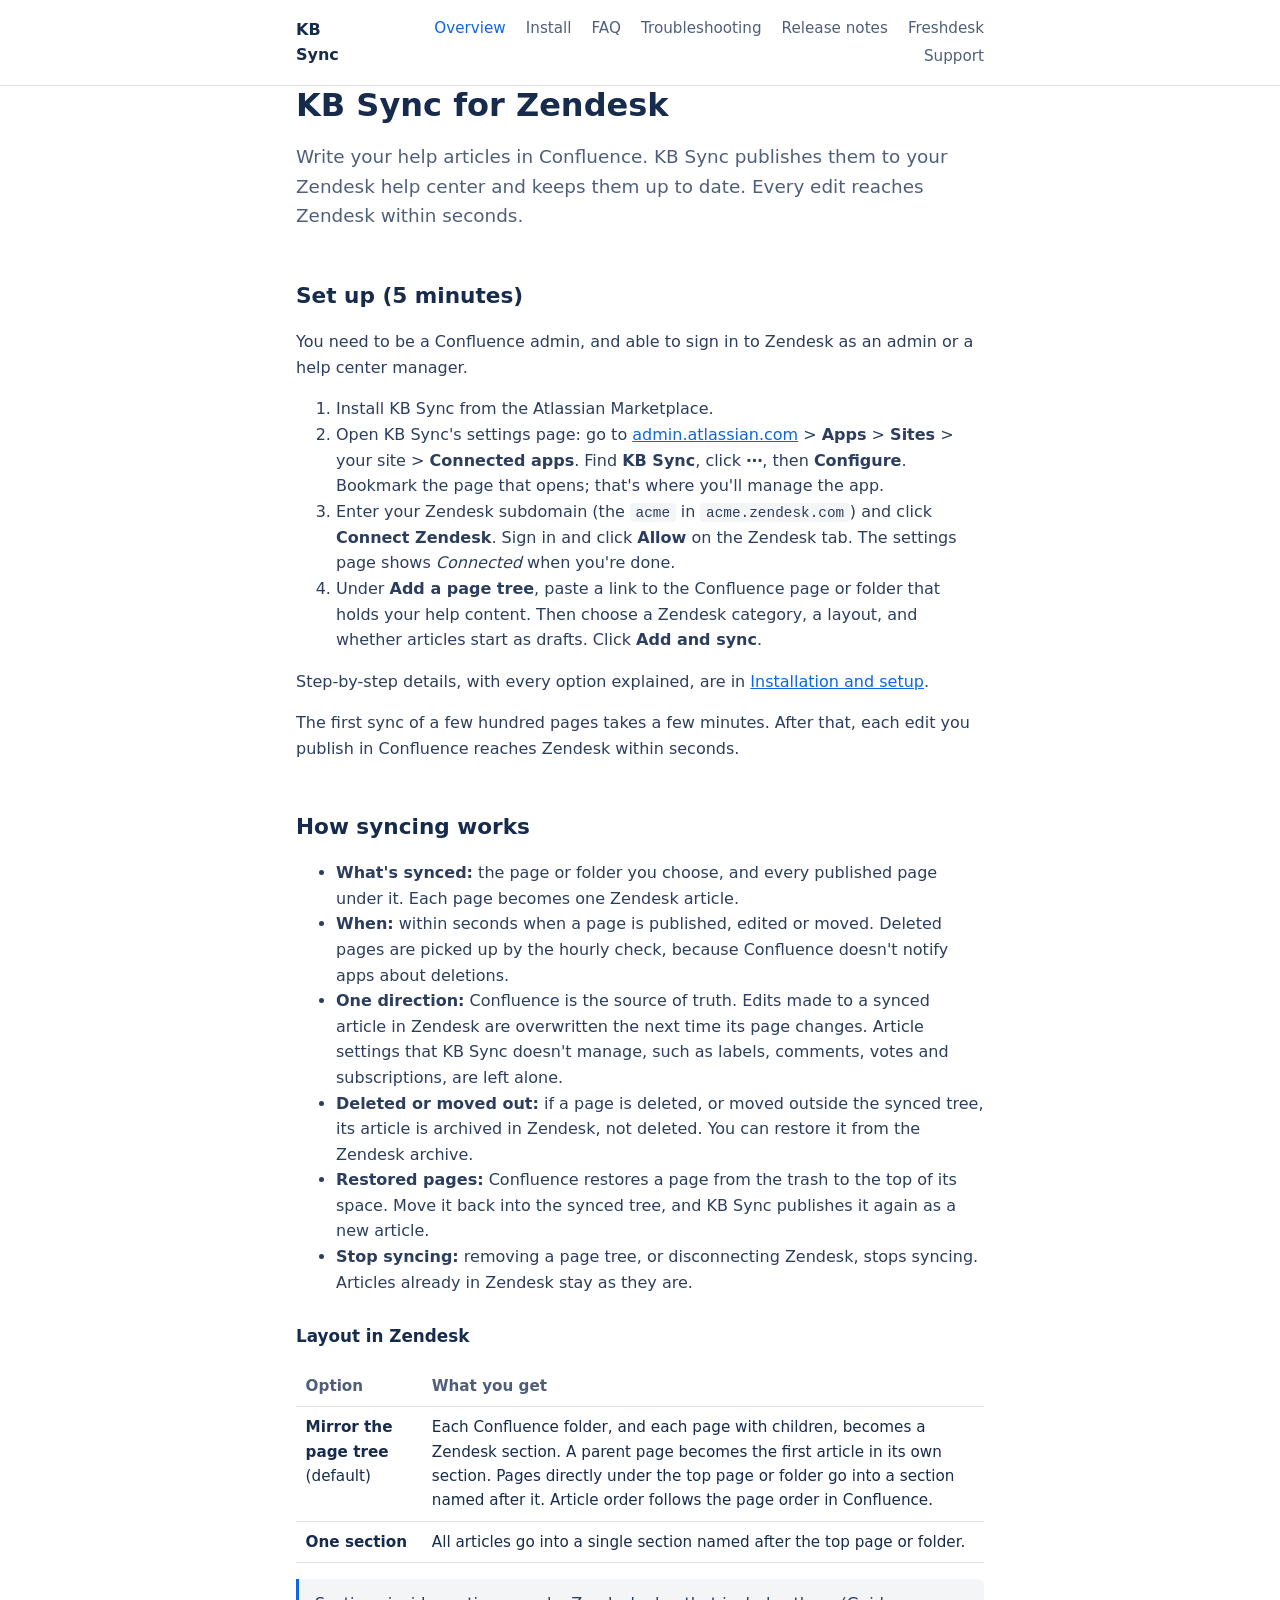
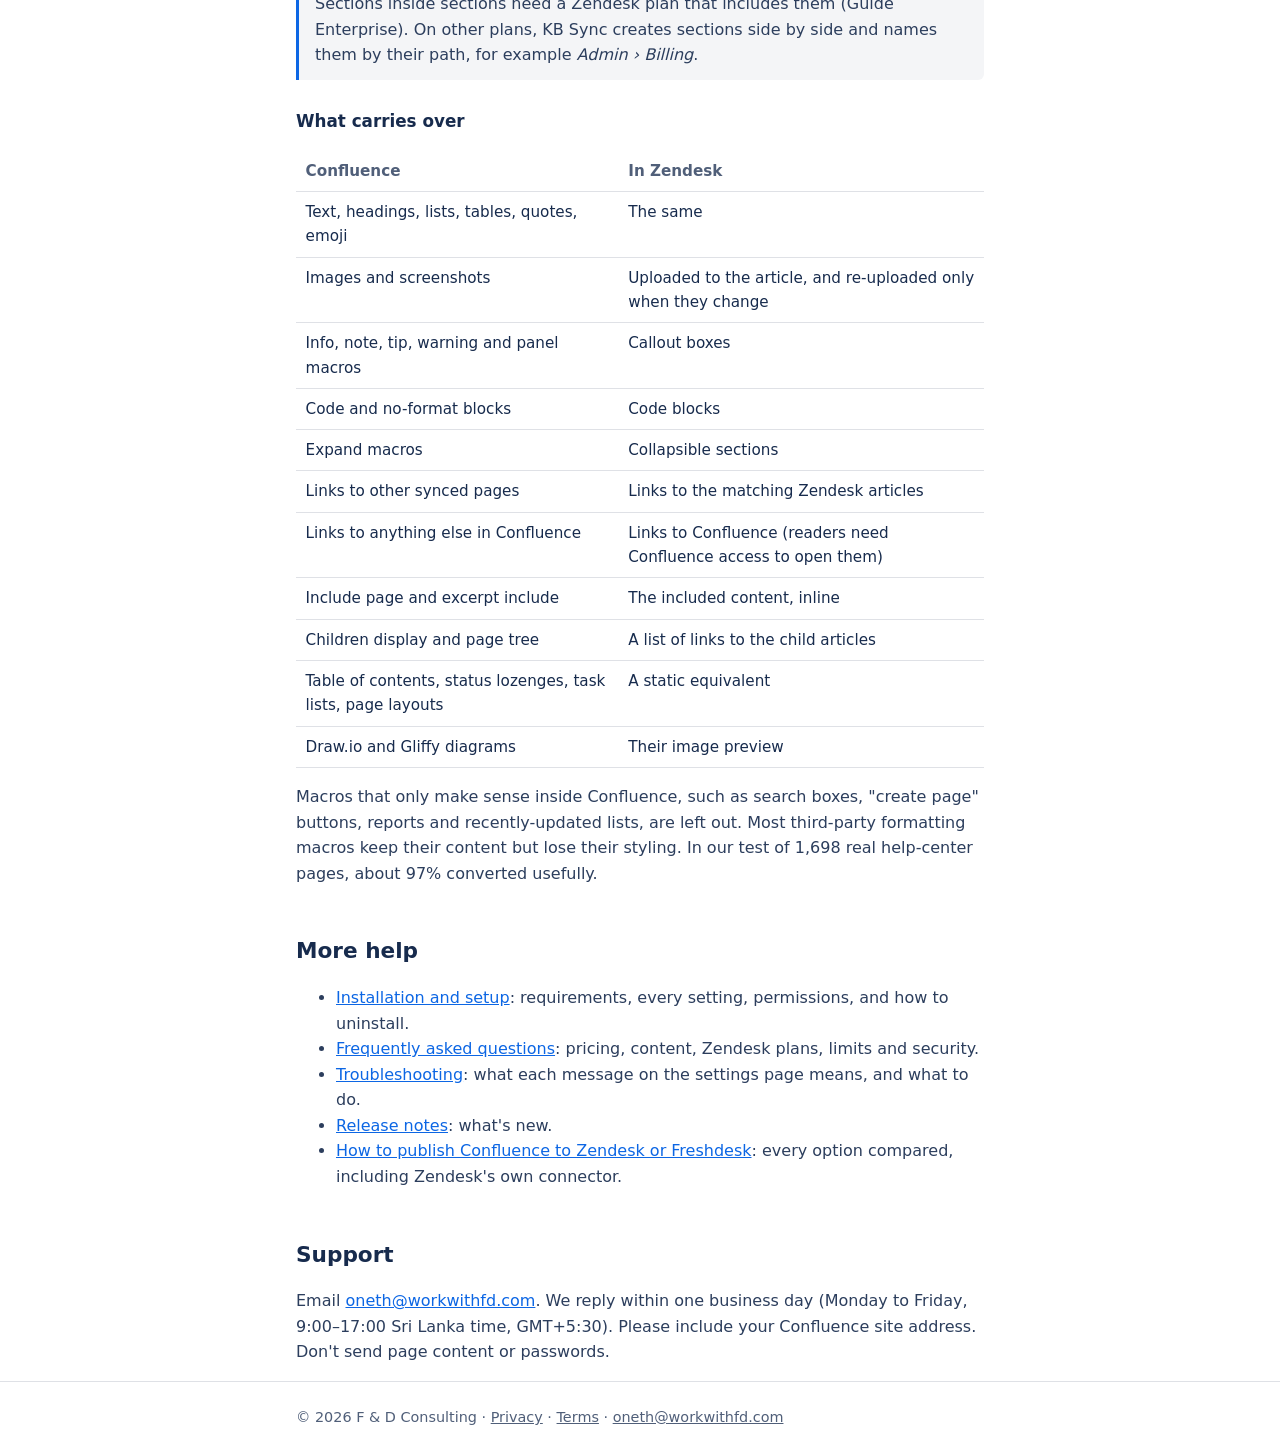
<file: index.html>
<!doctype html>
<html lang="en">
<head>
<meta charset="utf-8">
<meta name="viewport" content="width=device-width,initial-scale=1">
<title>KB Sync for Zendesk: documentation</title>
<meta name="description" content="Publish Confluence pages to your Zendesk help center and keep them in sync automatically.">
<link rel="stylesheet" href="style.css">
</head>
<body>
<header><div class="wrap">
  <a class="brand" href="index.html">KB Sync</a>
  <nav><a href="index.html" aria-current="page">Overview</a><a href="install.html">Install</a><a href="faq.html">FAQ</a><a href="troubleshooting.html">Troubleshooting</a><a href="release-notes.html">Release notes</a><a href="freshdesk.html">Freshdesk</a><a href="index.html#support">Support</a></nav>
</div></header>
<main class="wrap">
  <h1>KB Sync for Zendesk</h1>
  <p class="lede">Write your help articles in Confluence. KB Sync publishes them to your Zendesk help center and keeps them up to date. Every edit reaches Zendesk within seconds.</p>

  <h2 id="setup">Set up (5 minutes)</h2>
  <p>You need to be a Confluence admin, and able to sign in to Zendesk as an admin or a help center manager.</p>
  <ol>
    <li>Install KB Sync from the Atlassian Marketplace.</li>
    <li>Open KB Sync's settings page: go to <a href="https://admin.atlassian.com">admin.atlassian.com</a> &gt; <strong>Apps</strong> &gt; <strong>Sites</strong> &gt; your site &gt; <strong>Connected apps</strong>. Find <strong>KB Sync</strong>, click <strong>⋯</strong>, then <strong>Configure</strong>. Bookmark the page that opens; that's where you'll manage the app.</li>
    <li>Enter your Zendesk subdomain (the <code>acme</code> in <code>acme.zendesk.com</code>) and click <strong>Connect Zendesk</strong>. Sign in and click <strong>Allow</strong> on the Zendesk tab. The settings page shows <em>Connected</em> when you're done.</li>
    <li>Under <strong>Add a page tree</strong>, paste a link to the Confluence page or folder that holds your help content. Then choose a Zendesk category, a layout, and whether articles start as drafts. Click <strong>Add and sync</strong>.</li>
  </ol>
  <p>Step-by-step details, with every option explained, are in <a href="install.html">Installation and setup</a>.</p>
  <p>The first sync of a few hundred pages takes a few minutes. After that, each edit you publish in Confluence reaches Zendesk within seconds.</p>

  <h2 id="how">How syncing works</h2>
  <ul>
    <li><strong>What's synced:</strong> the page or folder you choose, and every published page under it. Each page becomes one Zendesk article.</li>
    <li><strong>When:</strong> within seconds when a page is published, edited or moved. Deleted pages are picked up by the hourly check, because Confluence doesn't notify apps about deletions.</li>
    <li><strong>One direction:</strong> Confluence is the source of truth. Edits made to a synced article in Zendesk are overwritten the next time its page changes. Article settings that KB Sync doesn't manage, such as labels, comments, votes and subscriptions, are left alone.</li>
    <li><strong>Deleted or moved out:</strong> if a page is deleted, or moved outside the synced tree, its article is archived in Zendesk, not deleted. You can restore it from the Zendesk archive.</li>
    <li><strong>Restored pages:</strong> Confluence restores a page from the trash to the top of its space. Move it back into the synced tree, and KB Sync publishes it again as a new article.</li>
    <li><strong>Stop syncing:</strong> removing a page tree, or disconnecting Zendesk, stops syncing. Articles already in Zendesk stay as they are.</li>
  </ul>

  <h3 id="layout">Layout in Zendesk</h3>
  <table>
    <tr><th>Option</th><th>What you get</th></tr>
    <tr><td><strong>Mirror the page tree</strong> (default)</td><td>Each Confluence folder, and each page with children, becomes a Zendesk section. A parent page becomes the first article in its own section. Pages directly under the top page or folder go into a section named after it. Article order follows the page order in Confluence.</td></tr>
    <tr><td><strong>One section</strong></td><td>All articles go into a single section named after the top page or folder.</td></tr>
  </table>
  <p class="note">Sections inside sections need a Zendesk plan that includes them (Guide Enterprise). On other plans, KB Sync creates sections side by side and names them by their path, for example <em>Admin › Billing</em>.</p>

  <h3 id="content">What carries over</h3>
  <table>
    <tr><th>Confluence</th><th>In Zendesk</th></tr>
    <tr><td>Text, headings, lists, tables, quotes, emoji</td><td>The same</td></tr>
    <tr><td>Images and screenshots</td><td>Uploaded to the article, and re-uploaded only when they change</td></tr>
    <tr><td>Info, note, tip, warning and panel macros</td><td>Callout boxes</td></tr>
    <tr><td>Code and no-format blocks</td><td>Code blocks</td></tr>
    <tr><td>Expand macros</td><td>Collapsible sections</td></tr>
    <tr><td>Links to other synced pages</td><td>Links to the matching Zendesk articles</td></tr>
    <tr><td>Links to anything else in Confluence</td><td>Links to Confluence (readers need Confluence access to open them)</td></tr>
    <tr><td>Include page and excerpt include</td><td>The included content, inline</td></tr>
    <tr><td>Children display and page tree</td><td>A list of links to the child articles</td></tr>
    <tr><td>Table of contents, status lozenges, task lists, page layouts</td><td>A static equivalent</td></tr>
    <tr><td>Draw.io and Gliffy diagrams</td><td>Their image preview</td></tr>
  </table>
  <p>Macros that only make sense inside Confluence, such as search boxes, "create page" buttons, reports and recently-updated lists, are left out. Most third-party formatting macros keep their content but lose their styling. In our test of 1,698 real help-center pages, about 97% converted usefully.</p>

  <h2 id="more">More help</h2>
  <ul>
    <li><a href="install.html">Installation and setup</a>: requirements, every setting, permissions, and how to uninstall.</li>
    <li><a href="faq.html">Frequently asked questions</a>: pricing, content, Zendesk plans, limits and security.</li>
    <li><a href="troubleshooting.html">Troubleshooting</a>: what each message on the settings page means, and what to do.</li>
    <li><a href="release-notes.html">Release notes</a>: what's new.</li>
    <li><a href="confluence-to-help-center.html">How to publish Confluence to Zendesk or Freshdesk</a>: every option compared, including Zendesk's own connector.</li>
  </ul>

  <h2 id="support">Support</h2>
  <p>Email <a href="mailto:oneth@workwithfd.com">oneth@workwithfd.com</a>. We reply within one business day (Monday to Friday, 9:00–17:00 Sri Lanka time, GMT+5:30). Please include your Confluence site address. Don't send page content or passwords.</p>
</main>
<footer><div class="wrap">© 2026 F &amp; D Consulting · <a href="privacy.html">Privacy</a> · <a href="terms.html">Terms</a> · <a href="mailto:oneth@workwithfd.com">oneth@workwithfd.com</a></div></footer>
</body>
</html>
</file>
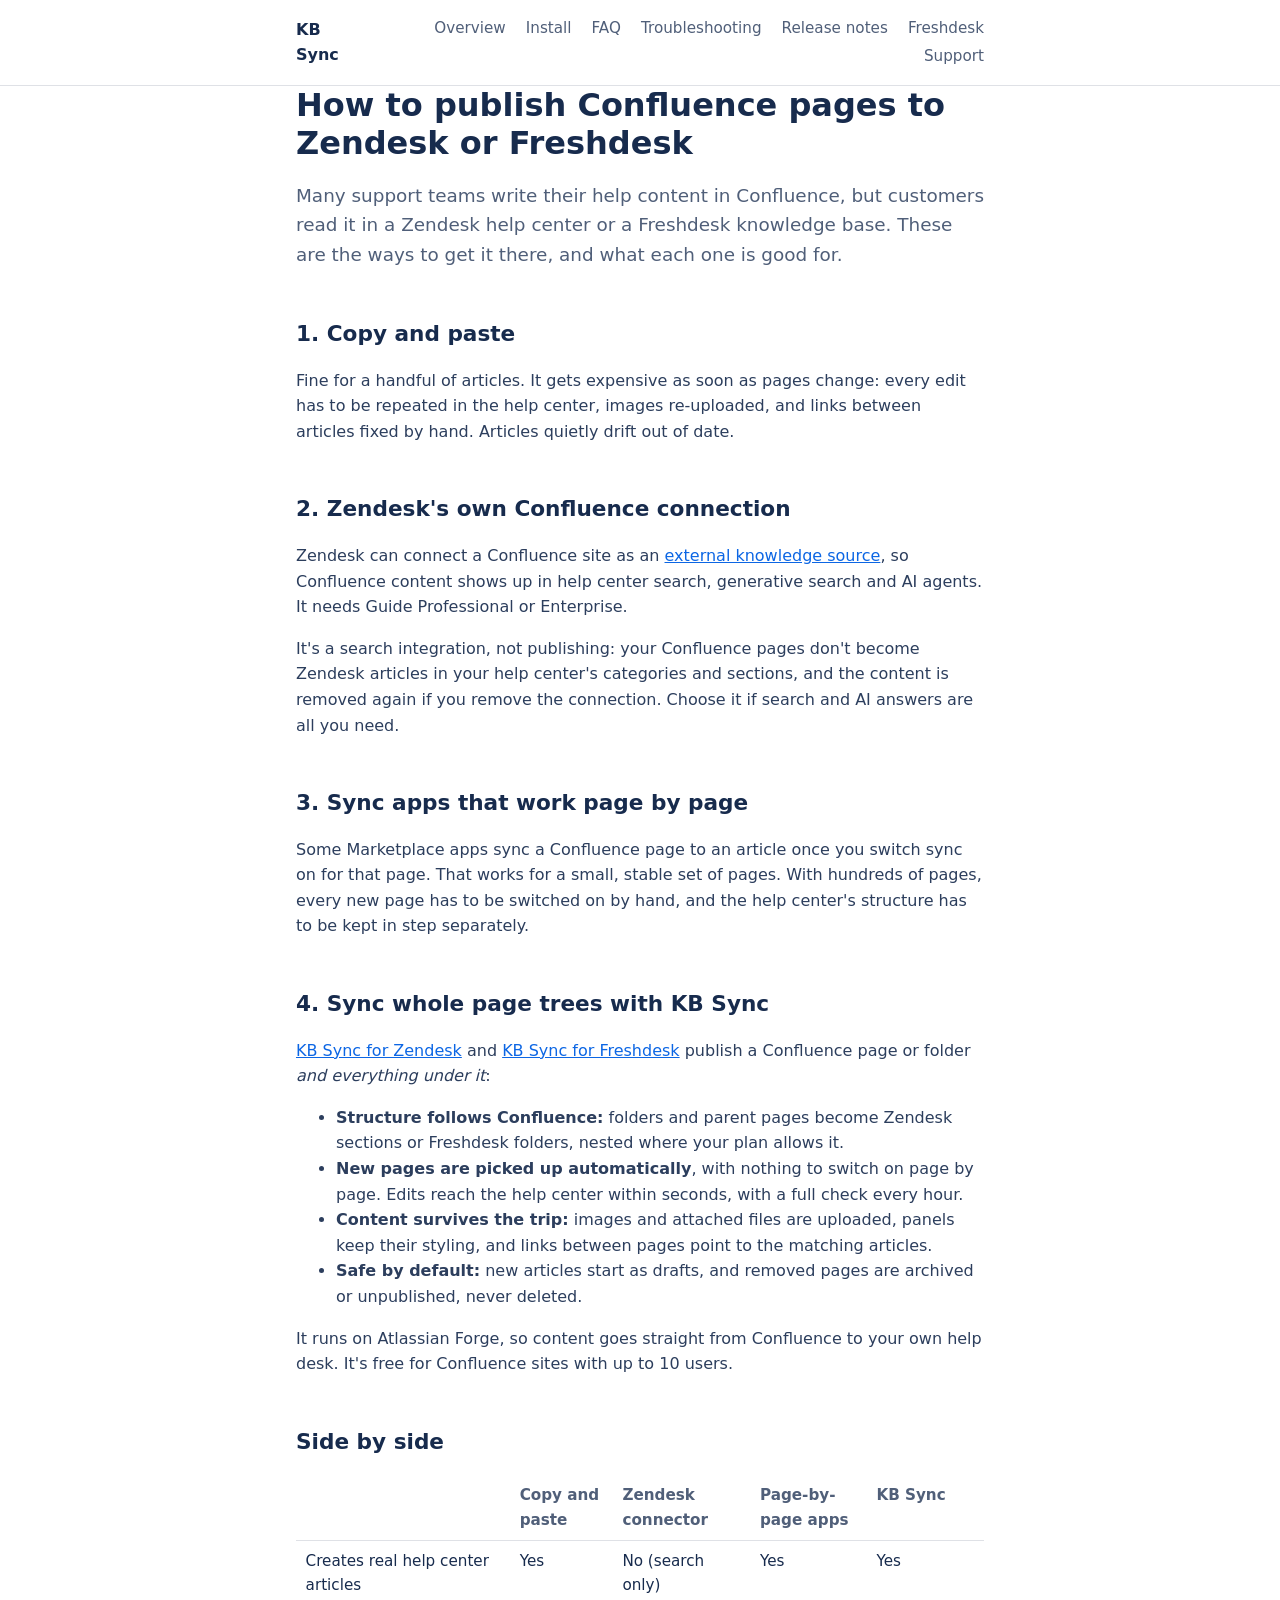
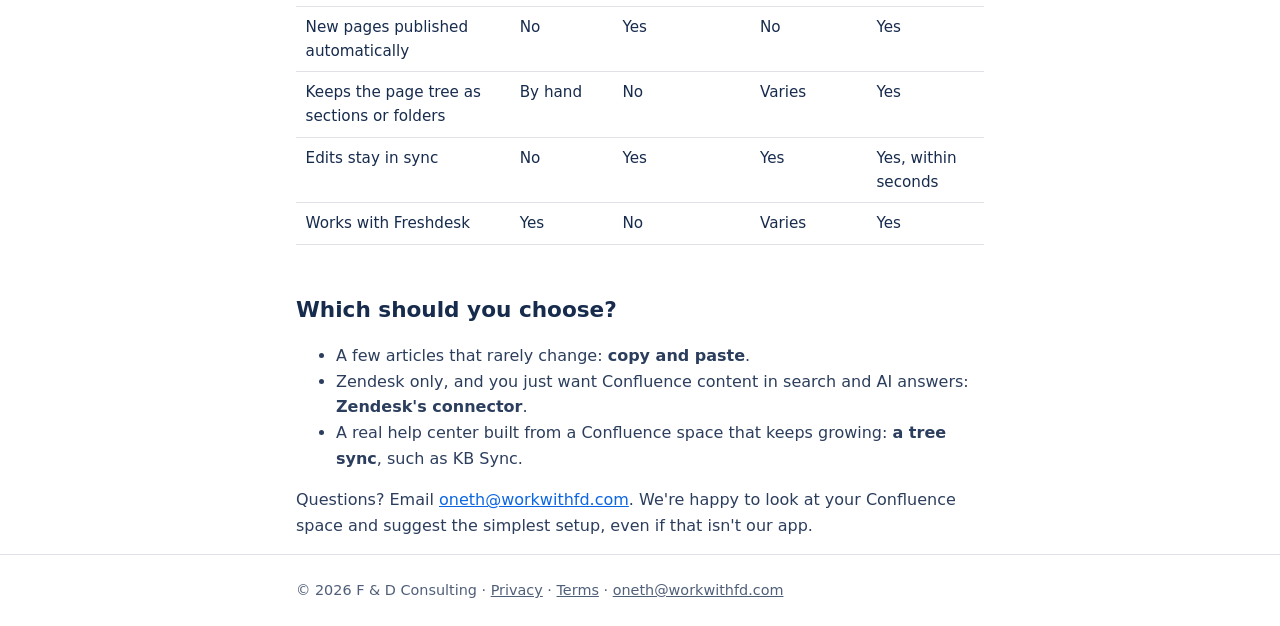
<file: confluence-to-help-center.html>
<!doctype html>
<html lang="en">
<head>
<meta charset="utf-8">
<meta name="viewport" content="width=device-width,initial-scale=1">
<title>How to publish Confluence pages to Zendesk or Freshdesk: your options</title>
<meta name="description" content="Four ways to get Confluence content into a Zendesk help center or Freshdesk knowledge base: copy and paste, Zendesk's Confluence connector, page-by-page sync apps, and whole-tree sync with KB Sync.">
<link rel="stylesheet" href="style.css">
</head>
<body>
<header><div class="wrap">
  <a class="brand" href="index.html">KB Sync</a>
  <nav><a href="index.html">Overview</a><a href="install.html">Install</a><a href="faq.html">FAQ</a><a href="troubleshooting.html">Troubleshooting</a><a href="release-notes.html">Release notes</a><a href="freshdesk.html">Freshdesk</a><a href="index.html#support">Support</a></nav>
</div></header>
<main class="wrap">
  <h1>How to publish Confluence pages to Zendesk or Freshdesk</h1>
  <p class="lede">Many support teams write their help content in Confluence, but customers read it in a Zendesk help center or a Freshdesk knowledge base. These are the ways to get it there, and what each one is good for.</p>

  <h2 id="copy">1. Copy and paste</h2>
  <p>Fine for a handful of articles. It gets expensive as soon as pages change: every edit has to be repeated in the help center, images re-uploaded, and links between articles fixed by hand. Articles quietly drift out of date.</p>

  <h2 id="zendesk-connector">2. Zendesk's own Confluence connection</h2>
  <p>Zendesk can connect a Confluence site as an <a href="https://support.zendesk.com/hc/en-us/articles/10253025835674">external knowledge source</a>, so Confluence content shows up in help center search, generative search and AI agents. It needs Guide Professional or Enterprise.</p>
  <p>It's a search integration, not publishing: your Confluence pages don't become Zendesk articles in your help center's categories and sections, and the content is removed again if you remove the connection. Choose it if search and AI answers are all you need.</p>

  <h2 id="page-by-page">3. Sync apps that work page by page</h2>
  <p>Some Marketplace apps sync a Confluence page to an article once you switch sync on for that page. That works for a small, stable set of pages. With hundreds of pages, every new page has to be switched on by hand, and the help center's structure has to be kept in step separately.</p>

  <h2 id="tree-sync">4. Sync whole page trees with KB Sync</h2>
  <p><a href="index.html">KB Sync for Zendesk</a> and <a href="freshdesk.html">KB Sync for Freshdesk</a> publish a Confluence page or folder <em>and everything under it</em>:</p>
  <ul>
    <li><strong>Structure follows Confluence:</strong> folders and parent pages become Zendesk sections or Freshdesk folders, nested where your plan allows it.</li>
    <li><strong>New pages are picked up automatically</strong>, with nothing to switch on page by page. Edits reach the help center within seconds, with a full check every hour.</li>
    <li><strong>Content survives the trip:</strong> images and attached files are uploaded, panels keep their styling, and links between pages point to the matching articles.</li>
    <li><strong>Safe by default:</strong> new articles start as drafts, and removed pages are archived or unpublished, never deleted.</li>
  </ul>
  <p>It runs on Atlassian Forge, so content goes straight from Confluence to your own help desk. It's free for Confluence sites with up to 10 users.</p>

  <h2 id="compare">Side by side</h2>
  <table>
    <tr><th></th><th>Copy and paste</th><th>Zendesk connector</th><th>Page-by-page apps</th><th>KB Sync</th></tr>
    <tr><td>Creates real help center articles</td><td>Yes</td><td>No (search only)</td><td>Yes</td><td>Yes</td></tr>
    <tr><td>New pages published automatically</td><td>No</td><td>Yes</td><td>No</td><td>Yes</td></tr>
    <tr><td>Keeps the page tree as sections or folders</td><td>By hand</td><td>No</td><td>Varies</td><td>Yes</td></tr>
    <tr><td>Edits stay in sync</td><td>No</td><td>Yes</td><td>Yes</td><td>Yes, within seconds</td></tr>
    <tr><td>Works with Freshdesk</td><td>Yes</td><td>No</td><td>Varies</td><td>Yes</td></tr>
  </table>

  <h2 id="choose">Which should you choose?</h2>
  <ul>
    <li>A few articles that rarely change: <strong>copy and paste</strong>.</li>
    <li>Zendesk only, and you just want Confluence content in search and AI answers: <strong>Zendesk's connector</strong>.</li>
    <li>A real help center built from a Confluence space that keeps growing: <strong>a tree sync</strong>, such as KB Sync.</li>
  </ul>
  <p>Questions? Email <a href="mailto:oneth@workwithfd.com">oneth@workwithfd.com</a>. We're happy to look at your Confluence space and suggest the simplest setup, even if that isn't our app.</p>
</main>
<footer><div class="wrap">© 2026 F &amp; D Consulting · <a href="privacy.html">Privacy</a> · <a href="terms.html">Terms</a> · <a href="mailto:oneth@workwithfd.com">oneth@workwithfd.com</a></div></footer>
</body>
</html>
</file>
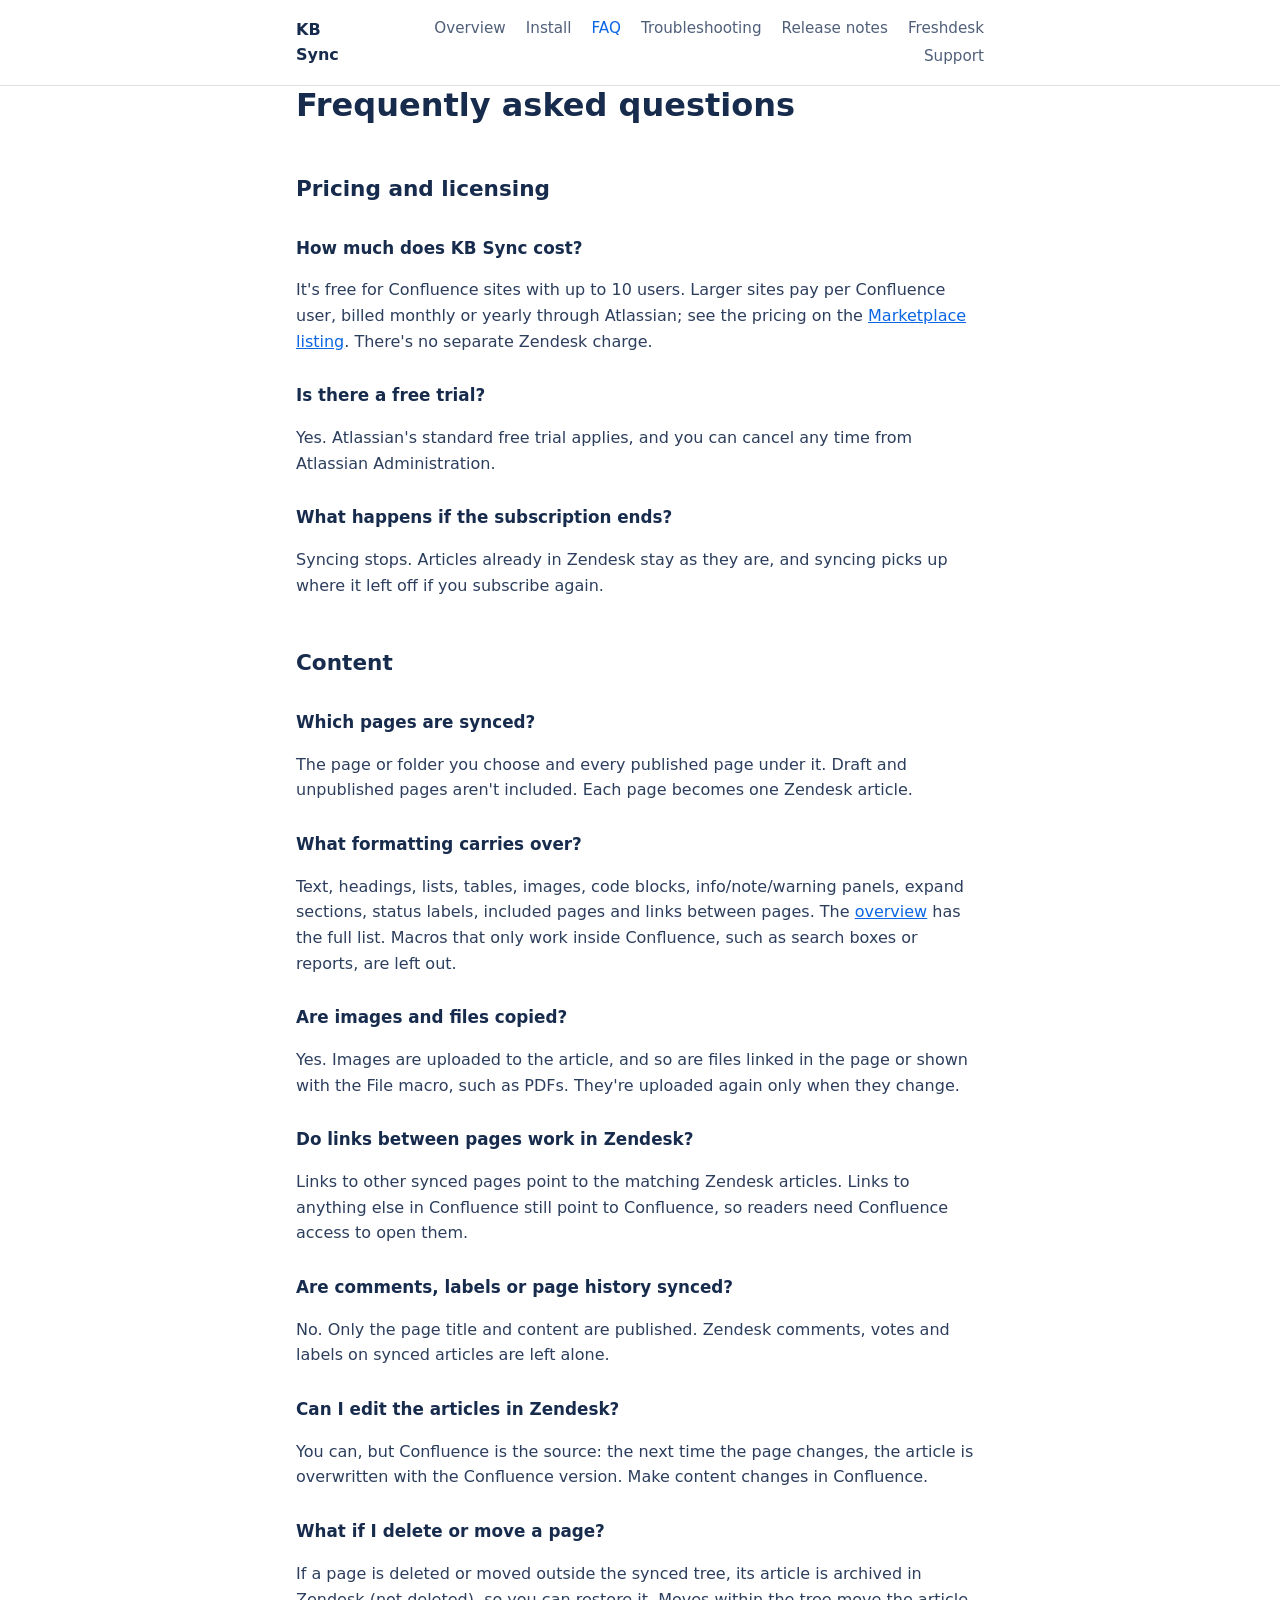
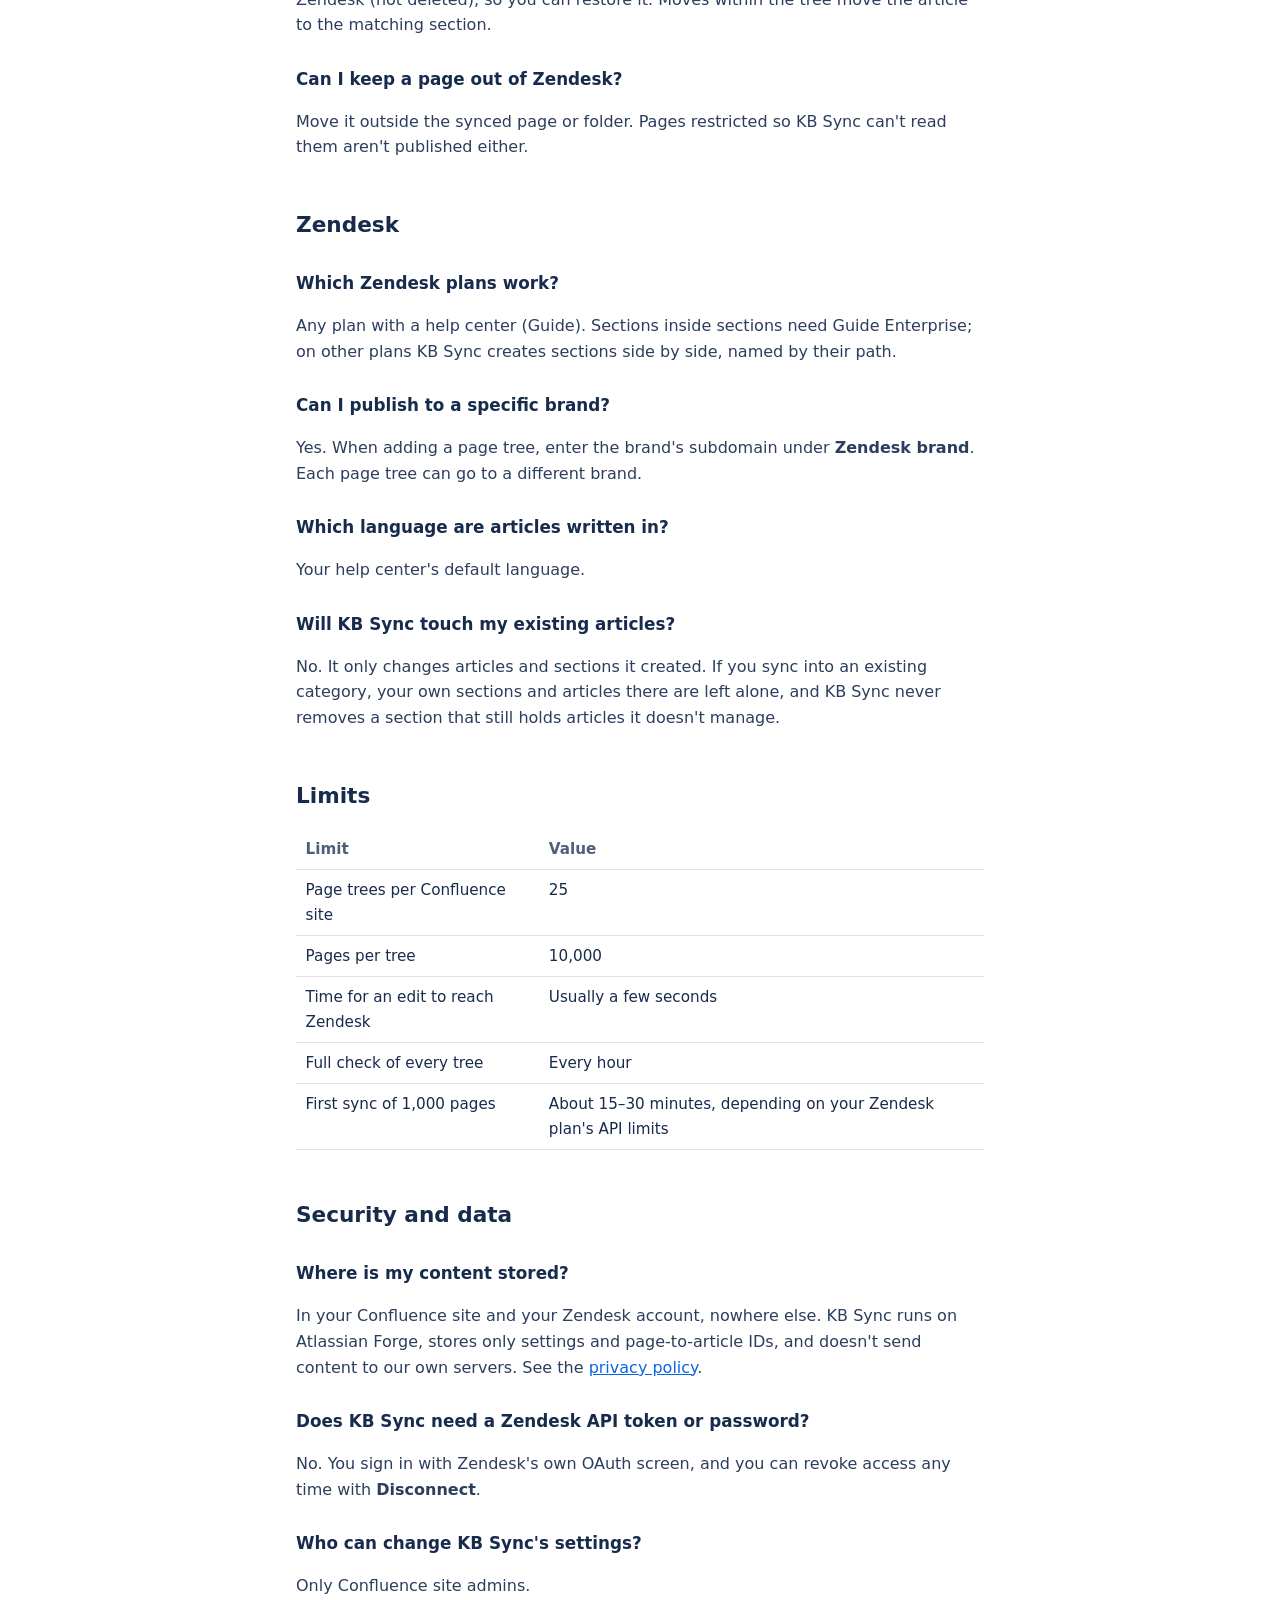
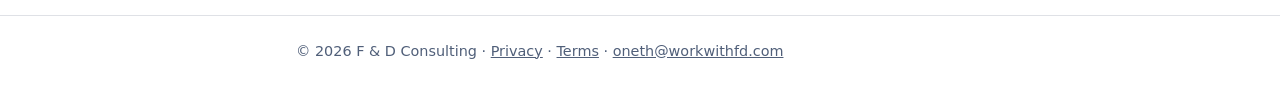
<file: faq.html>
<!doctype html>
<html lang="en">
<head>
<meta charset="utf-8">
<meta name="viewport" content="width=device-width,initial-scale=1">
<title>Frequently asked questions · KB Sync for Zendesk</title>
<meta name="description" content="Answers about how KB Sync publishes Confluence pages to Zendesk: pricing, content, permissions and limits.">
<link rel="stylesheet" href="style.css">
</head>
<body>
<header><div class="wrap">
  <a class="brand" href="index.html">KB Sync</a>
  <nav><a href="index.html">Overview</a><a href="install.html">Install</a><a href="faq.html" aria-current="page">FAQ</a><a href="troubleshooting.html">Troubleshooting</a><a href="release-notes.html">Release notes</a><a href="freshdesk.html">Freshdesk</a><a href="index.html#support">Support</a></nav>
</div></header>
<main class="wrap">
<h1>Frequently asked questions</h1>

  <h2 id="pricing">Pricing and licensing</h2>
  <h3>How much does KB Sync cost?</h3>
  <p>It's free for Confluence sites with up to 10 users. Larger sites pay per Confluence user, billed monthly or yearly through Atlassian; see the pricing on the <a href="https://marketplace.atlassian.com/apps/3346153146">Marketplace listing</a>. There's no separate Zendesk charge.</p>
  <h3>Is there a free trial?</h3>
  <p>Yes. Atlassian's standard free trial applies, and you can cancel any time from Atlassian Administration.</p>
  <h3>What happens if the subscription ends?</h3>
  <p>Syncing stops. Articles already in Zendesk stay as they are, and syncing picks up where it left off if you subscribe again.</p>

  <h2 id="content">Content</h2>
  <h3>Which pages are synced?</h3>
  <p>The page or folder you choose and every published page under it. Draft and unpublished pages aren't included. Each page becomes one Zendesk article.</p>
  <h3>What formatting carries over?</h3>
  <p>Text, headings, lists, tables, images, code blocks, info/note/warning panels, expand sections, status labels, included pages and links between pages. The <a href="index.html#content">overview</a> has the full list. Macros that only work inside Confluence, such as search boxes or reports, are left out.</p>
  <h3>Are images and files copied?</h3>
  <p>Yes. Images are uploaded to the article, and so are files linked in the page or shown with the File macro, such as PDFs. They're uploaded again only when they change.</p>
  <h3>Do links between pages work in Zendesk?</h3>
  <p>Links to other synced pages point to the matching Zendesk articles. Links to anything else in Confluence still point to Confluence, so readers need Confluence access to open them.</p>
  <h3>Are comments, labels or page history synced?</h3>
  <p>No. Only the page title and content are published. Zendesk comments, votes and labels on synced articles are left alone.</p>
  <h3>Can I edit the articles in Zendesk?</h3>
  <p>You can, but Confluence is the source: the next time the page changes, the article is overwritten with the Confluence version. Make content changes in Confluence.</p>
  <h3>What if I delete or move a page?</h3>
  <p>If a page is deleted or moved outside the synced tree, its article is archived in Zendesk (not deleted), so you can restore it. Moves within the tree move the article to the matching section.</p>
  <h3>Can I keep a page out of Zendesk?</h3>
  <p>Move it outside the synced page or folder. Pages restricted so KB Sync can't read them aren't published either.</p>

  <h2 id="zendesk">Zendesk</h2>
  <h3>Which Zendesk plans work?</h3>
  <p>Any plan with a help center (Guide). Sections inside sections need Guide Enterprise; on other plans KB Sync creates sections side by side, named by their path.</p>
  <h3>Can I publish to a specific brand?</h3>
  <p>Yes. When adding a page tree, enter the brand's subdomain under <strong>Zendesk brand</strong>. Each page tree can go to a different brand.</p>
  <h3>Which language are articles written in?</h3>
  <p>Your help center's default language.</p>
  <h3>Will KB Sync touch my existing articles?</h3>
  <p>No. It only changes articles and sections it created. If you sync into an existing category, your own sections and articles there are left alone, and KB Sync never removes a section that still holds articles it doesn't manage.</p>

  <h2 id="limits">Limits</h2>
  <table>
    <tr><th>Limit</th><th>Value</th></tr>
    <tr><td>Page trees per Confluence site</td><td>25</td></tr>
    <tr><td>Pages per tree</td><td>10,000</td></tr>
    <tr><td>Time for an edit to reach Zendesk</td><td>Usually a few seconds</td></tr>
    <tr><td>Full check of every tree</td><td>Every hour</td></tr>
    <tr><td>First sync of 1,000 pages</td><td>About 15–30 minutes, depending on your Zendesk plan's API limits</td></tr>
  </table>

  <h2 id="security">Security and data</h2>
  <h3>Where is my content stored?</h3>
  <p>In your Confluence site and your Zendesk account, nowhere else. KB Sync runs on Atlassian Forge, stores only settings and page-to-article IDs, and doesn't send content to our own servers. See the <a href="privacy.html">privacy policy</a>.</p>
  <h3>Does KB Sync need a Zendesk API token or password?</h3>
  <p>No. You sign in with Zendesk's own OAuth screen, and you can revoke access any time with <strong>Disconnect</strong>.</p>
  <h3>Who can change KB Sync's settings?</h3>
  <p>Only Confluence site admins.</p>
</main>
<footer><div class="wrap">© 2026 F &amp; D Consulting · <a href="privacy.html">Privacy</a> · <a href="terms.html">Terms</a> · <a href="mailto:oneth@workwithfd.com">oneth@workwithfd.com</a></div></footer>
</body>
</html>
</file>
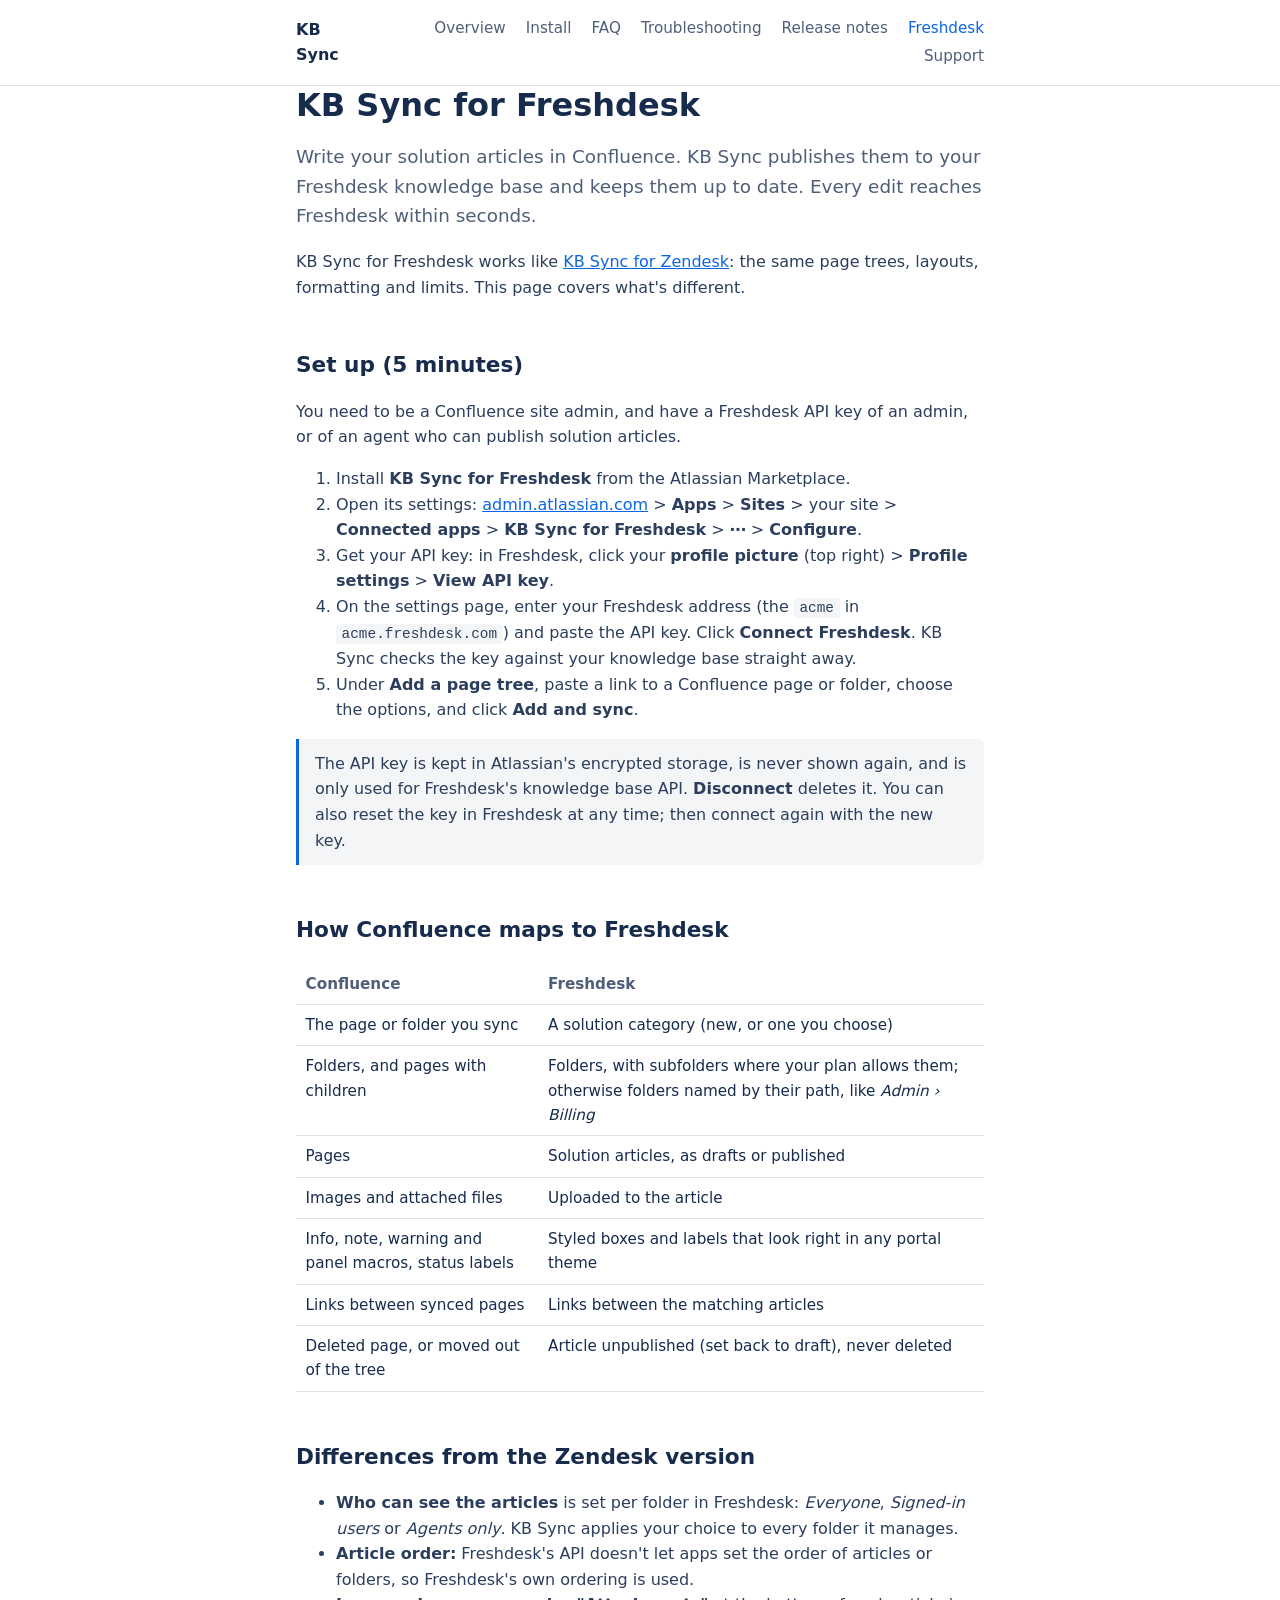
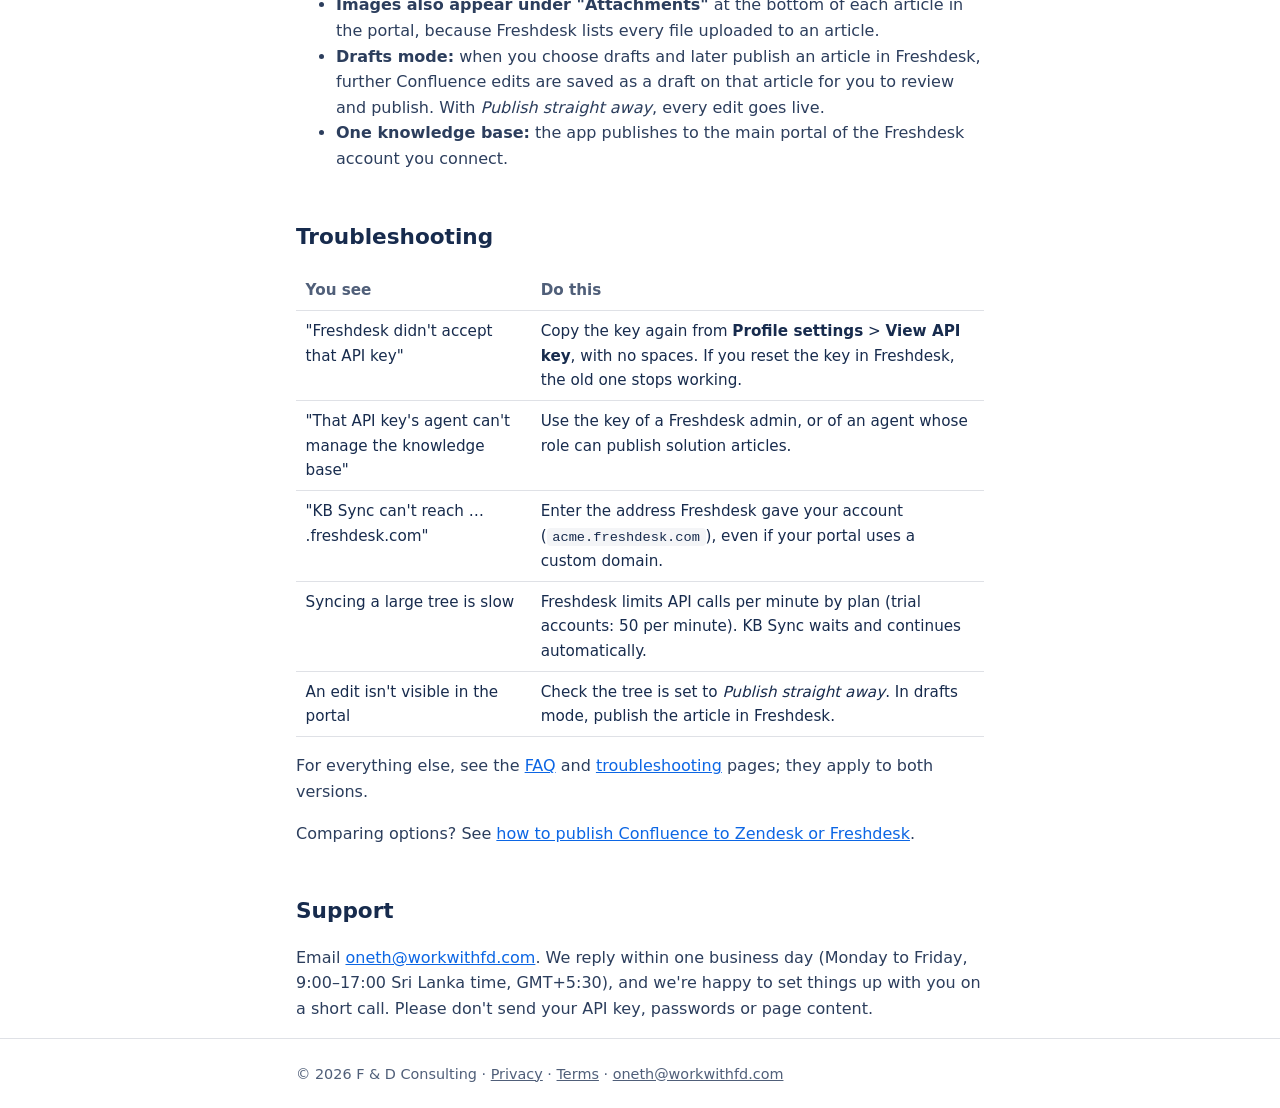
<file: freshdesk.html>
<!doctype html>
<html lang="en">
<head>
<meta charset="utf-8">
<meta name="viewport" content="width=device-width,initial-scale=1">
<title>KB Sync for Freshdesk · documentation</title>
<meta name="description" content="Publish Confluence pages to your Freshdesk knowledge base and keep them in sync automatically.">
<link rel="stylesheet" href="style.css">
</head>
<body>
<header><div class="wrap">
  <a class="brand" href="index.html">KB Sync</a>
  <nav><a href="index.html">Overview</a><a href="install.html">Install</a><a href="faq.html">FAQ</a><a href="troubleshooting.html">Troubleshooting</a><a href="release-notes.html">Release notes</a><a href="freshdesk.html" aria-current="page">Freshdesk</a><a href="index.html#support">Support</a></nav>
</div></header>
<main class="wrap">
  <h1>KB Sync for Freshdesk</h1>
  <p class="lede">Write your solution articles in Confluence. KB Sync publishes them to your Freshdesk knowledge base and keeps them up to date. Every edit reaches Freshdesk within seconds.</p>
  <p>KB Sync for Freshdesk works like <a href="index.html">KB Sync for Zendesk</a>: the same page trees, layouts, formatting and limits. This page covers what's different.</p>

  <h2 id="setup">Set up (5 minutes)</h2>
  <p>You need to be a Confluence site admin, and have a Freshdesk API key of an admin, or of an agent who can publish solution articles.</p>
  <ol>
    <li>Install <strong>KB Sync for Freshdesk</strong> from the Atlassian Marketplace.</li>
    <li>Open its settings: <a href="https://admin.atlassian.com">admin.atlassian.com</a> &gt; <strong>Apps</strong> &gt; <strong>Sites</strong> &gt; your site &gt; <strong>Connected apps</strong> &gt; <strong>KB Sync for Freshdesk</strong> &gt; <strong>⋯</strong> &gt; <strong>Configure</strong>.</li>
    <li>Get your API key: in Freshdesk, click your <strong>profile picture</strong> (top right) &gt; <strong>Profile settings</strong> &gt; <strong>View API key</strong>.</li>
    <li>On the settings page, enter your Freshdesk address (the <code>acme</code> in <code>acme.freshdesk.com</code>) and paste the API key. Click <strong>Connect Freshdesk</strong>. KB Sync checks the key against your knowledge base straight away.</li>
    <li>Under <strong>Add a page tree</strong>, paste a link to a Confluence page or folder, choose the options, and click <strong>Add and sync</strong>.</li>
  </ol>
  <p class="note">The API key is kept in Atlassian's encrypted storage, is never shown again, and is only used for Freshdesk's knowledge base API. <strong>Disconnect</strong> deletes it. You can also reset the key in Freshdesk at any time; then connect again with the new key.</p>

  <h2 id="mapping">How Confluence maps to Freshdesk</h2>
  <table>
    <tr><th>Confluence</th><th>Freshdesk</th></tr>
    <tr><td>The page or folder you sync</td><td>A solution category (new, or one you choose)</td></tr>
    <tr><td>Folders, and pages with children</td><td>Folders, with subfolders where your plan allows them; otherwise folders named by their path, like <em>Admin › Billing</em></td></tr>
    <tr><td>Pages</td><td>Solution articles, as drafts or published</td></tr>
    <tr><td>Images and attached files</td><td>Uploaded to the article</td></tr>
    <tr><td>Info, note, warning and panel macros, status labels</td><td>Styled boxes and labels that look right in any portal theme</td></tr>
    <tr><td>Links between synced pages</td><td>Links between the matching articles</td></tr>
    <tr><td>Deleted page, or moved out of the tree</td><td>Article unpublished (set back to draft), never deleted</td></tr>
  </table>

  <h2 id="differences">Differences from the Zendesk version</h2>
  <ul>
    <li><strong>Who can see the articles</strong> is set per folder in Freshdesk: <em>Everyone</em>, <em>Signed-in users</em> or <em>Agents only</em>. KB Sync applies your choice to every folder it manages.</li>
    <li><strong>Article order:</strong> Freshdesk's API doesn't let apps set the order of articles or folders, so Freshdesk's own ordering is used.</li>
    <li><strong>Images also appear under "Attachments"</strong> at the bottom of each article in the portal, because Freshdesk lists every file uploaded to an article.</li>
    <li><strong>Drafts mode:</strong> when you choose drafts and later publish an article in Freshdesk, further Confluence edits are saved as a draft on that article for you to review and publish. With <em>Publish straight away</em>, every edit goes live.</li>
    <li><strong>One knowledge base:</strong> the app publishes to the main portal of the Freshdesk account you connect.</li>
  </ul>

  <h2 id="troubleshooting">Troubleshooting</h2>
  <table>
    <tr><th>You see</th><th>Do this</th></tr>
    <tr><td>"Freshdesk didn't accept that API key"</td><td>Copy the key again from <strong>Profile settings</strong> &gt; <strong>View API key</strong>, with no spaces. If you reset the key in Freshdesk, the old one stops working.</td></tr>
    <tr><td>"That API key's agent can't manage the knowledge base"</td><td>Use the key of a Freshdesk admin, or of an agent whose role can publish solution articles.</td></tr>
    <tr><td>"KB Sync can't reach … .freshdesk.com"</td><td>Enter the address Freshdesk gave your account (<code>acme.freshdesk.com</code>), even if your portal uses a custom domain.</td></tr>
    <tr><td>Syncing a large tree is slow</td><td>Freshdesk limits API calls per minute by plan (trial accounts: 50 per minute). KB Sync waits and continues automatically.</td></tr>
    <tr><td>An edit isn't visible in the portal</td><td>Check the tree is set to <em>Publish straight away</em>. In drafts mode, publish the article in Freshdesk.</td></tr>
  </table>
  <p>For everything else, see the <a href="faq.html">FAQ</a> and <a href="troubleshooting.html">troubleshooting</a> pages; they apply to both versions.</p>
  <p>Comparing options? See <a href="confluence-to-help-center.html">how to publish Confluence to Zendesk or Freshdesk</a>.</p>

  <h2 id="support">Support</h2>
  <p>Email <a href="mailto:oneth@workwithfd.com">oneth@workwithfd.com</a>. We reply within one business day (Monday to Friday, 9:00–17:00 Sri Lanka time, GMT+5:30), and we're happy to set things up with you on a short call. Please don't send your API key, passwords or page content.</p>
</main>
<footer><div class="wrap">© 2026 F &amp; D Consulting · <a href="privacy.html">Privacy</a> · <a href="terms.html">Terms</a> · <a href="mailto:oneth@workwithfd.com">oneth@workwithfd.com</a></div></footer>
</body>
</html>
</file>
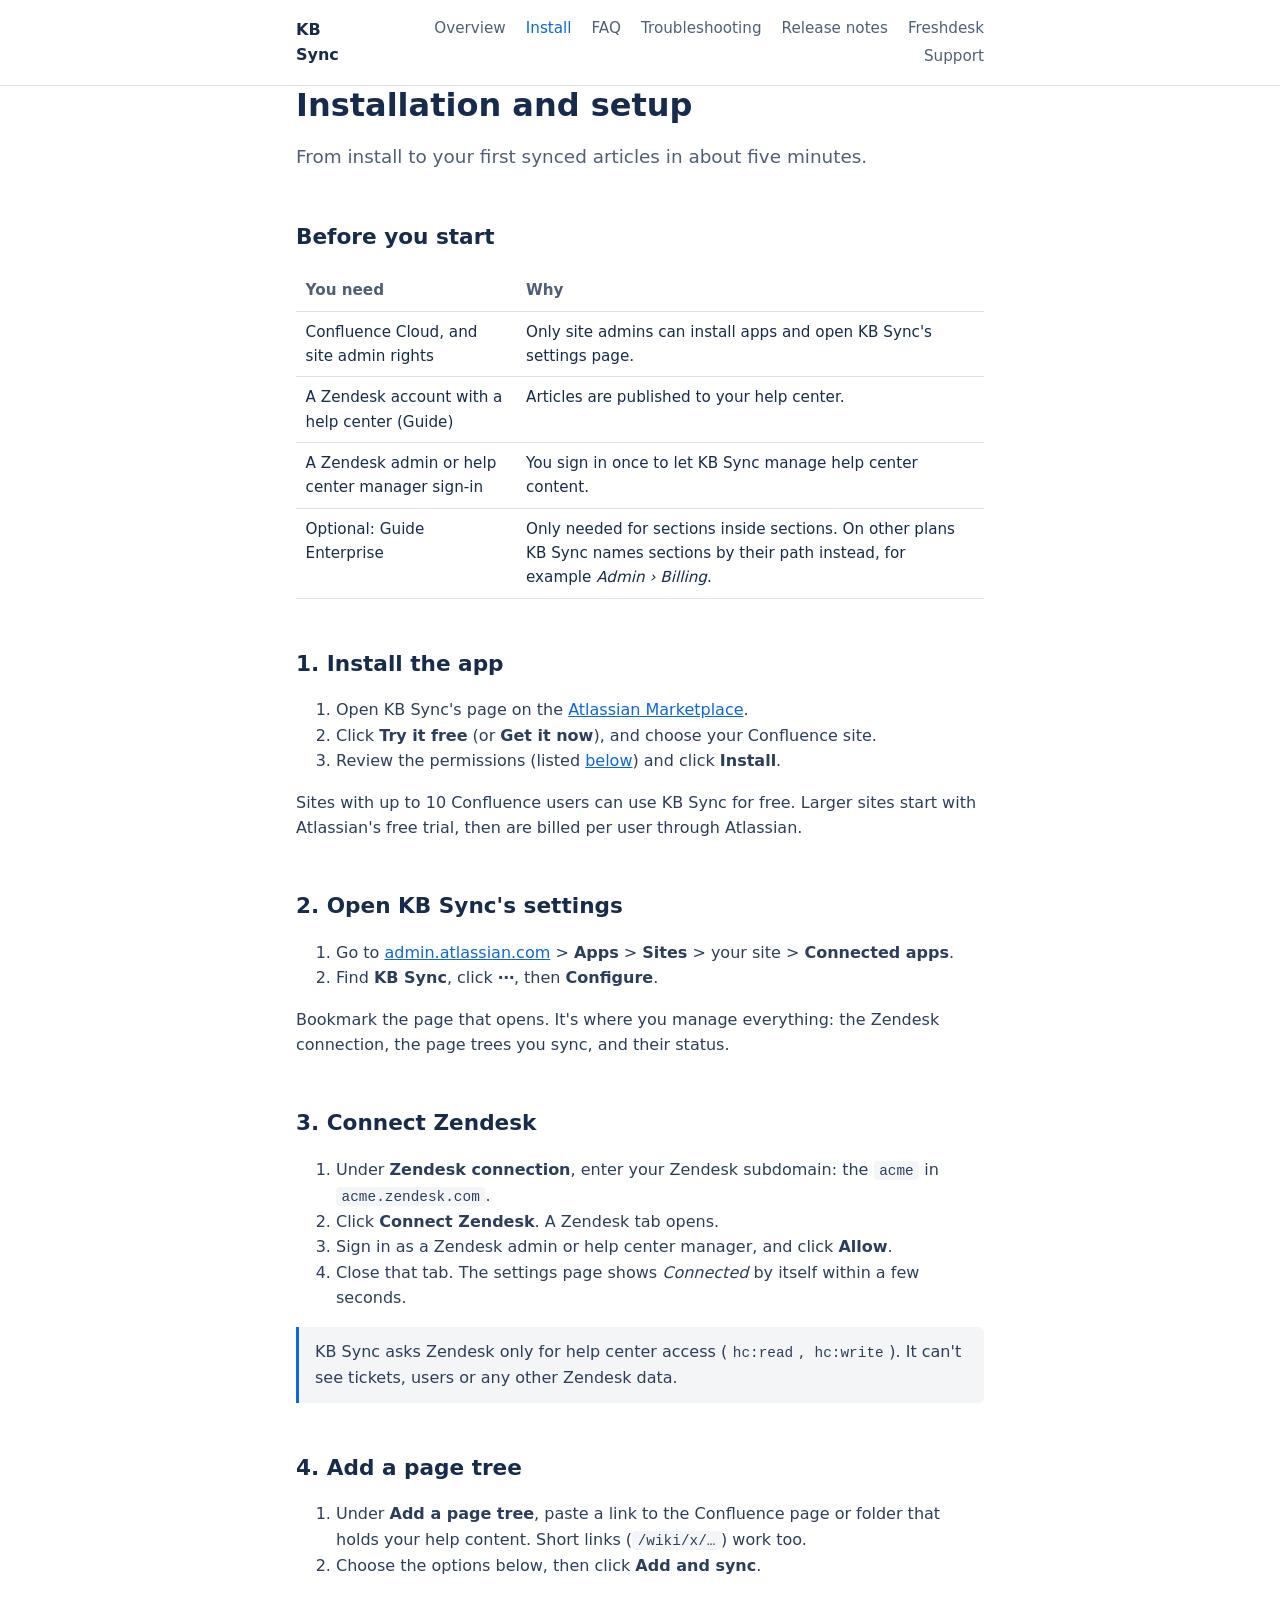
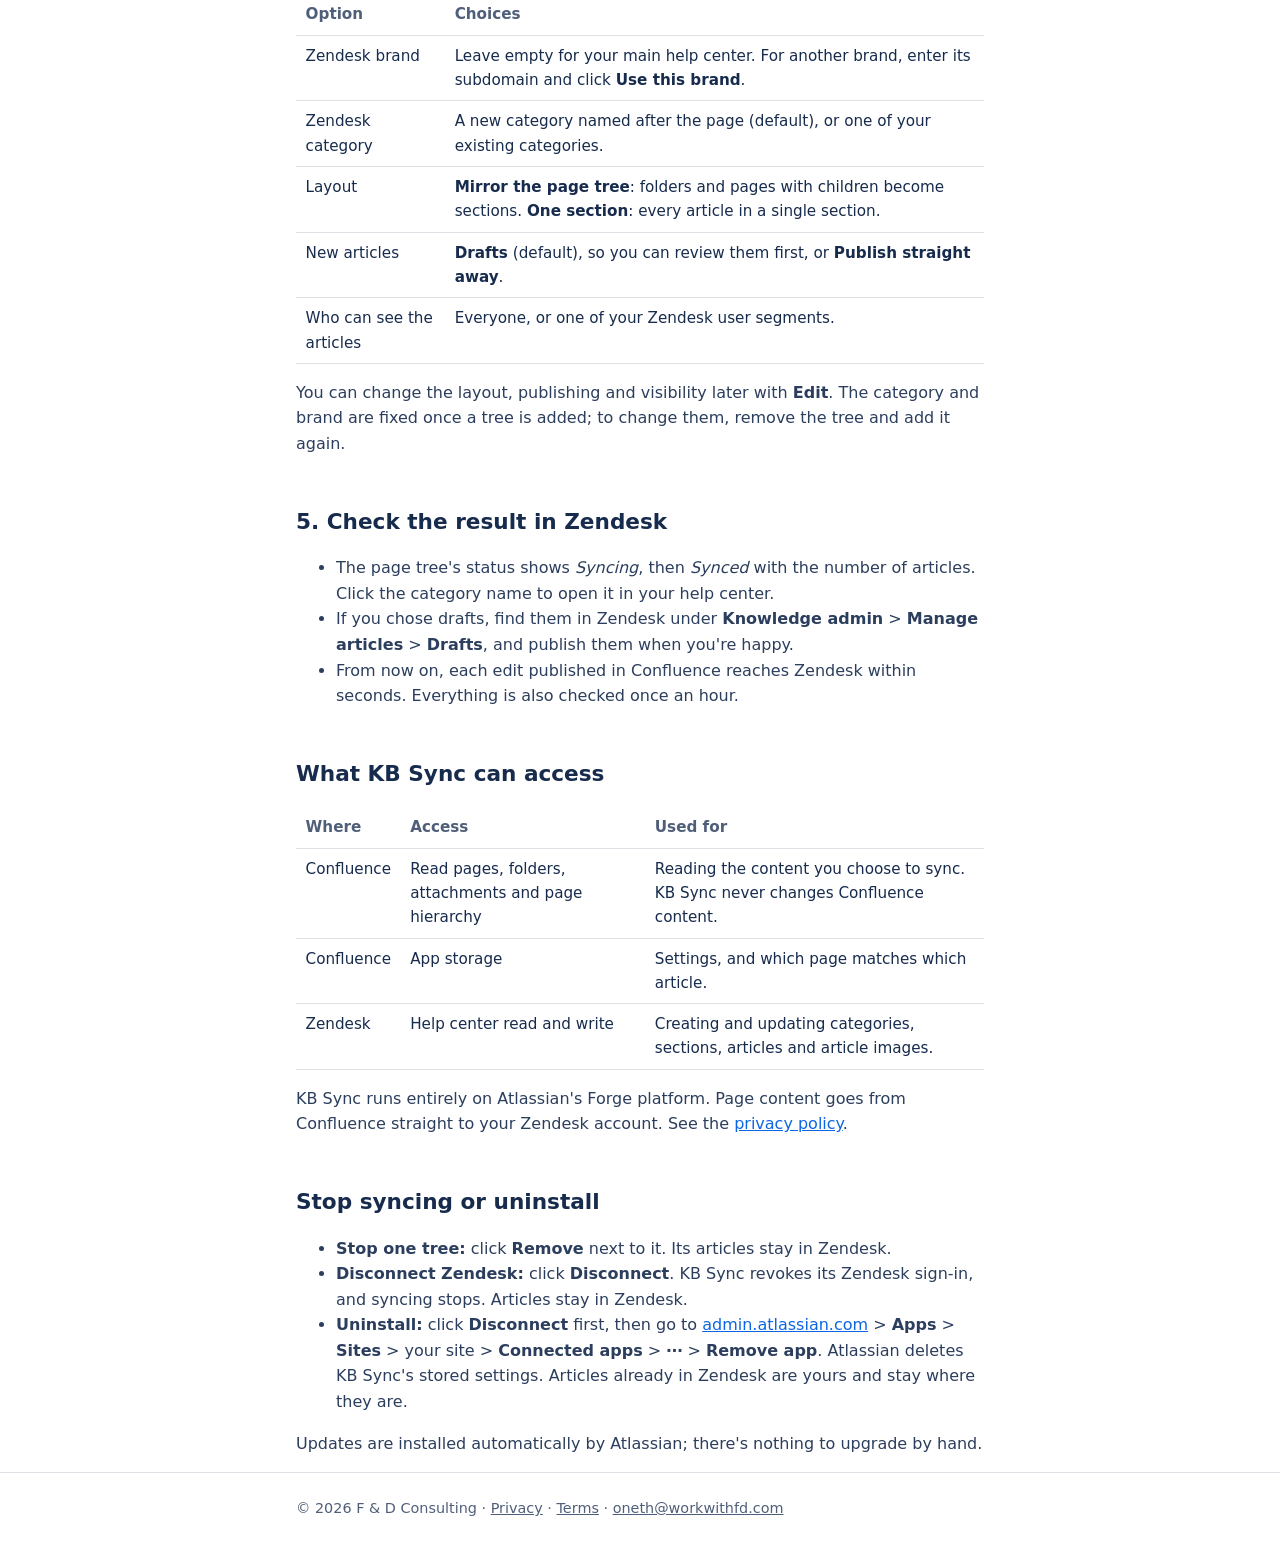
<file: install.html>
<!doctype html>
<html lang="en">
<head>
<meta charset="utf-8">
<meta name="viewport" content="width=device-width,initial-scale=1">
<title>Installation and setup · KB Sync for Zendesk</title>
<meta name="description" content="Install KB Sync, connect Zendesk and publish your first Confluence page tree.">
<link rel="stylesheet" href="style.css">
</head>
<body>
<header><div class="wrap">
  <a class="brand" href="index.html">KB Sync</a>
  <nav><a href="index.html">Overview</a><a href="install.html" aria-current="page">Install</a><a href="faq.html">FAQ</a><a href="troubleshooting.html">Troubleshooting</a><a href="release-notes.html">Release notes</a><a href="freshdesk.html">Freshdesk</a><a href="index.html#support">Support</a></nav>
</div></header>
<main class="wrap">
<h1>Installation and setup</h1>
  <p class="lede">From install to your first synced articles in about five minutes.</p>

  <h2 id="requirements">Before you start</h2>
  <table>
    <tr><th>You need</th><th>Why</th></tr>
    <tr><td>Confluence Cloud, and site admin rights</td><td>Only site admins can install apps and open KB Sync's settings page.</td></tr>
    <tr><td>A Zendesk account with a help center (Guide)</td><td>Articles are published to your help center.</td></tr>
    <tr><td>A Zendesk admin or help center manager sign-in</td><td>You sign in once to let KB Sync manage help center content.</td></tr>
    <tr><td>Optional: Guide Enterprise</td><td>Only needed for sections inside sections. On other plans KB Sync names sections by their path instead, for example <em>Admin › Billing</em>.</td></tr>
  </table>

  <h2 id="install">1. Install the app</h2>
  <ol>
    <li>Open KB Sync's page on the <a href="https://marketplace.atlassian.com/apps/3346153146">Atlassian Marketplace</a>.</li>
    <li>Click <strong>Try it free</strong> (or <strong>Get it now</strong>), and choose your Confluence site.</li>
    <li>Review the permissions (listed <a href="#permissions">below</a>) and click <strong>Install</strong>.</li>
  </ol>
  <p>Sites with up to 10 Confluence users can use KB Sync for free. Larger sites start with Atlassian's free trial, then are billed per user through Atlassian.</p>

  <h2 id="settings">2. Open KB Sync's settings</h2>
  <ol>
    <li>Go to <a href="https://admin.atlassian.com">admin.atlassian.com</a> &gt; <strong>Apps</strong> &gt; <strong>Sites</strong> &gt; your site &gt; <strong>Connected apps</strong>.</li>
    <li>Find <strong>KB Sync</strong>, click <strong>⋯</strong>, then <strong>Configure</strong>.</li>
  </ol>
  <p>Bookmark the page that opens. It's where you manage everything: the Zendesk connection, the page trees you sync, and their status.</p>

  <h2 id="connect">3. Connect Zendesk</h2>
  <ol>
    <li>Under <strong>Zendesk connection</strong>, enter your Zendesk subdomain: the <code>acme</code> in <code>acme.zendesk.com</code>.</li>
    <li>Click <strong>Connect Zendesk</strong>. A Zendesk tab opens.</li>
    <li>Sign in as a Zendesk admin or help center manager, and click <strong>Allow</strong>.</li>
    <li>Close that tab. The settings page shows <em>Connected</em> by itself within a few seconds.</li>
  </ol>
  <p class="note">KB Sync asks Zendesk only for help center access (<code>hc:read</code>, <code>hc:write</code>). It can't see tickets, users or any other Zendesk data.</p>

  <h2 id="add">4. Add a page tree</h2>
  <ol>
    <li>Under <strong>Add a page tree</strong>, paste a link to the Confluence page or folder that holds your help content. Short links (<code>/wiki/x/…</code>) work too.</li>
    <li>Choose the options below, then click <strong>Add and sync</strong>.</li>
  </ol>
  <table>
    <tr><th>Option</th><th>Choices</th></tr>
    <tr><td>Zendesk brand</td><td>Leave empty for your main help center. For another brand, enter its subdomain and click <strong>Use this brand</strong>.</td></tr>
    <tr><td>Zendesk category</td><td>A new category named after the page (default), or one of your existing categories.</td></tr>
    <tr><td>Layout</td><td><strong>Mirror the page tree</strong>: folders and pages with children become sections. <strong>One section</strong>: every article in a single section.</td></tr>
    <tr><td>New articles</td><td><strong>Drafts</strong> (default), so you can review them first, or <strong>Publish straight away</strong>.</td></tr>
    <tr><td>Who can see the articles</td><td>Everyone, or one of your Zendesk user segments.</td></tr>
  </table>
  <p>You can change the layout, publishing and visibility later with <strong>Edit</strong>. The category and brand are fixed once a tree is added; to change them, remove the tree and add it again.</p>

  <h2 id="check">5. Check the result in Zendesk</h2>
  <ul>
    <li>The page tree's status shows <em>Syncing</em>, then <em>Synced</em> with the number of articles. Click the category name to open it in your help center.</li>
    <li>If you chose drafts, find them in Zendesk under <strong>Knowledge admin</strong> &gt; <strong>Manage articles</strong> &gt; <strong>Drafts</strong>, and publish them when you're happy.</li>
    <li>From now on, each edit published in Confluence reaches Zendesk within seconds. Everything is also checked once an hour.</li>
  </ul>

  <h2 id="permissions">What KB Sync can access</h2>
  <table>
    <tr><th>Where</th><th>Access</th><th>Used for</th></tr>
    <tr><td>Confluence</td><td>Read pages, folders, attachments and page hierarchy</td><td>Reading the content you choose to sync. KB Sync never changes Confluence content.</td></tr>
    <tr><td>Confluence</td><td>App storage</td><td>Settings, and which page matches which article.</td></tr>
    <tr><td>Zendesk</td><td>Help center read and write</td><td>Creating and updating categories, sections, articles and article images.</td></tr>
  </table>
  <p>KB Sync runs entirely on Atlassian's Forge platform. Page content goes from Confluence straight to your Zendesk account. See the <a href="privacy.html">privacy policy</a>.</p>

  <h2 id="uninstall">Stop syncing or uninstall</h2>
  <ul>
    <li><strong>Stop one tree:</strong> click <strong>Remove</strong> next to it. Its articles stay in Zendesk.</li>
    <li><strong>Disconnect Zendesk:</strong> click <strong>Disconnect</strong>. KB Sync revokes its Zendesk sign-in, and syncing stops. Articles stay in Zendesk.</li>
    <li><strong>Uninstall:</strong> click <strong>Disconnect</strong> first, then go to <a href="https://admin.atlassian.com">admin.atlassian.com</a> &gt; <strong>Apps</strong> &gt; <strong>Sites</strong> &gt; your site &gt; <strong>Connected apps</strong> &gt; <strong>⋯</strong> &gt; <strong>Remove app</strong>. Atlassian deletes KB Sync's stored settings. Articles already in Zendesk are yours and stay where they are.</li>
  </ul>
  <p>Updates are installed automatically by Atlassian; there's nothing to upgrade by hand.</p>
</main>
<footer><div class="wrap">© 2026 F &amp; D Consulting · <a href="privacy.html">Privacy</a> · <a href="terms.html">Terms</a> · <a href="mailto:oneth@workwithfd.com">oneth@workwithfd.com</a></div></footer>
</body>
</html>
</file>
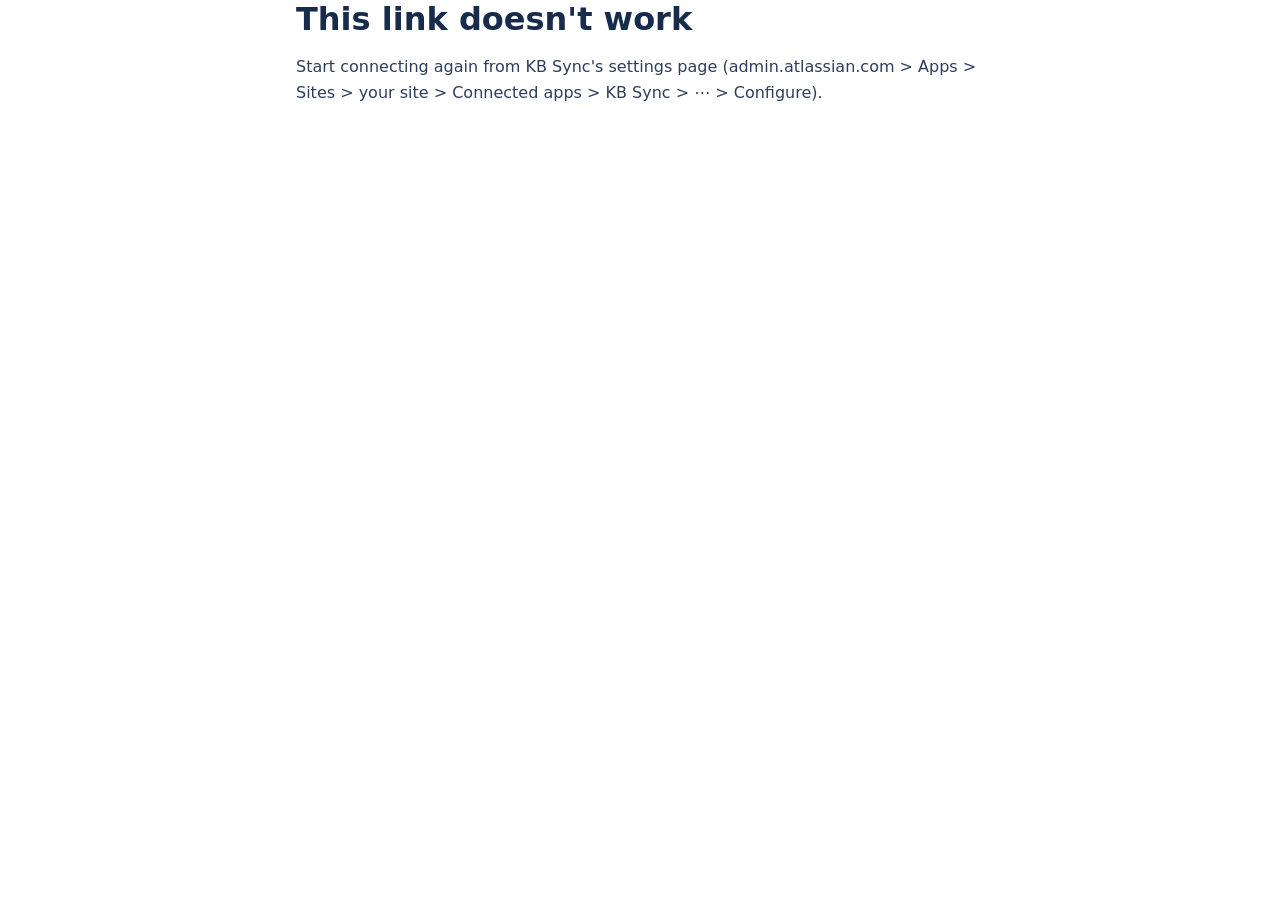
<file: oauth.html>
<!doctype html>
<html lang="en">
<head>
<meta charset="utf-8">
<meta name="viewport" content="width=device-width,initial-scale=1">
<meta name="referrer" content="no-referrer">
<meta name="robots" content="noindex">
<title>KB Sync: connecting Zendesk…</title>
<link rel="stylesheet" href="style.css">
</head>
<body>
<main class="wrap">
  <h1 id="title">Connecting Zendesk…</h1>
  <p id="msg">One moment, returning you to KB Sync.</p>
</main>
<script>
// OAuth redirect relay for KB Sync.
// Zendesk's global OAuth client needs one fixed redirect URL, but every Confluence site that
// installs KB Sync has its own callback (a Forge web trigger). The settings page puts that
// callback in `state`; this page forwards Zendesk's ?code=…&state=… to it. The callback checks a
// one-time nonce and exchanges the code (the client secret never leaves Forge).
// Only KB Sync's own Forge web trigger host is accepted, so this can't be used as an open redirect.
(function () {
  var APP_HOST = "c8c8edb0-10b9-40dc-81de-eb301a9d4800.hello.atlassian-dev.net";
  var q = new URLSearchParams(location.search);
  var cb = null;
  try {
    var b = (q.get("state") || "").replace(/-/g, "+").replace(/_/g, "/");
    while (b.length % 4) b += "=";
    cb = JSON.parse(atob(b)).cb;
  } catch (e) {}
  var ok = false;
  try { var u = new URL(cb); ok = u.protocol === "https:" && u.host === APP_HOST && /^\/x1\/[A-Za-z0-9_\-\/]+$/.test(u.pathname) && !u.search; } catch (e) {}
  if (ok) { location.replace(cb + "?" + q.toString()); return; }
  document.getElementById("title").textContent = "This link doesn't work";
  document.getElementById("msg").textContent = q.get("error_description") || q.get("error") ||
    "Start connecting again from KB Sync's settings page (admin.atlassian.com > Apps > Sites > your site > Connected apps > KB Sync > ⋯ > Configure).";
})();
</script>
</body>
</html>
</file>
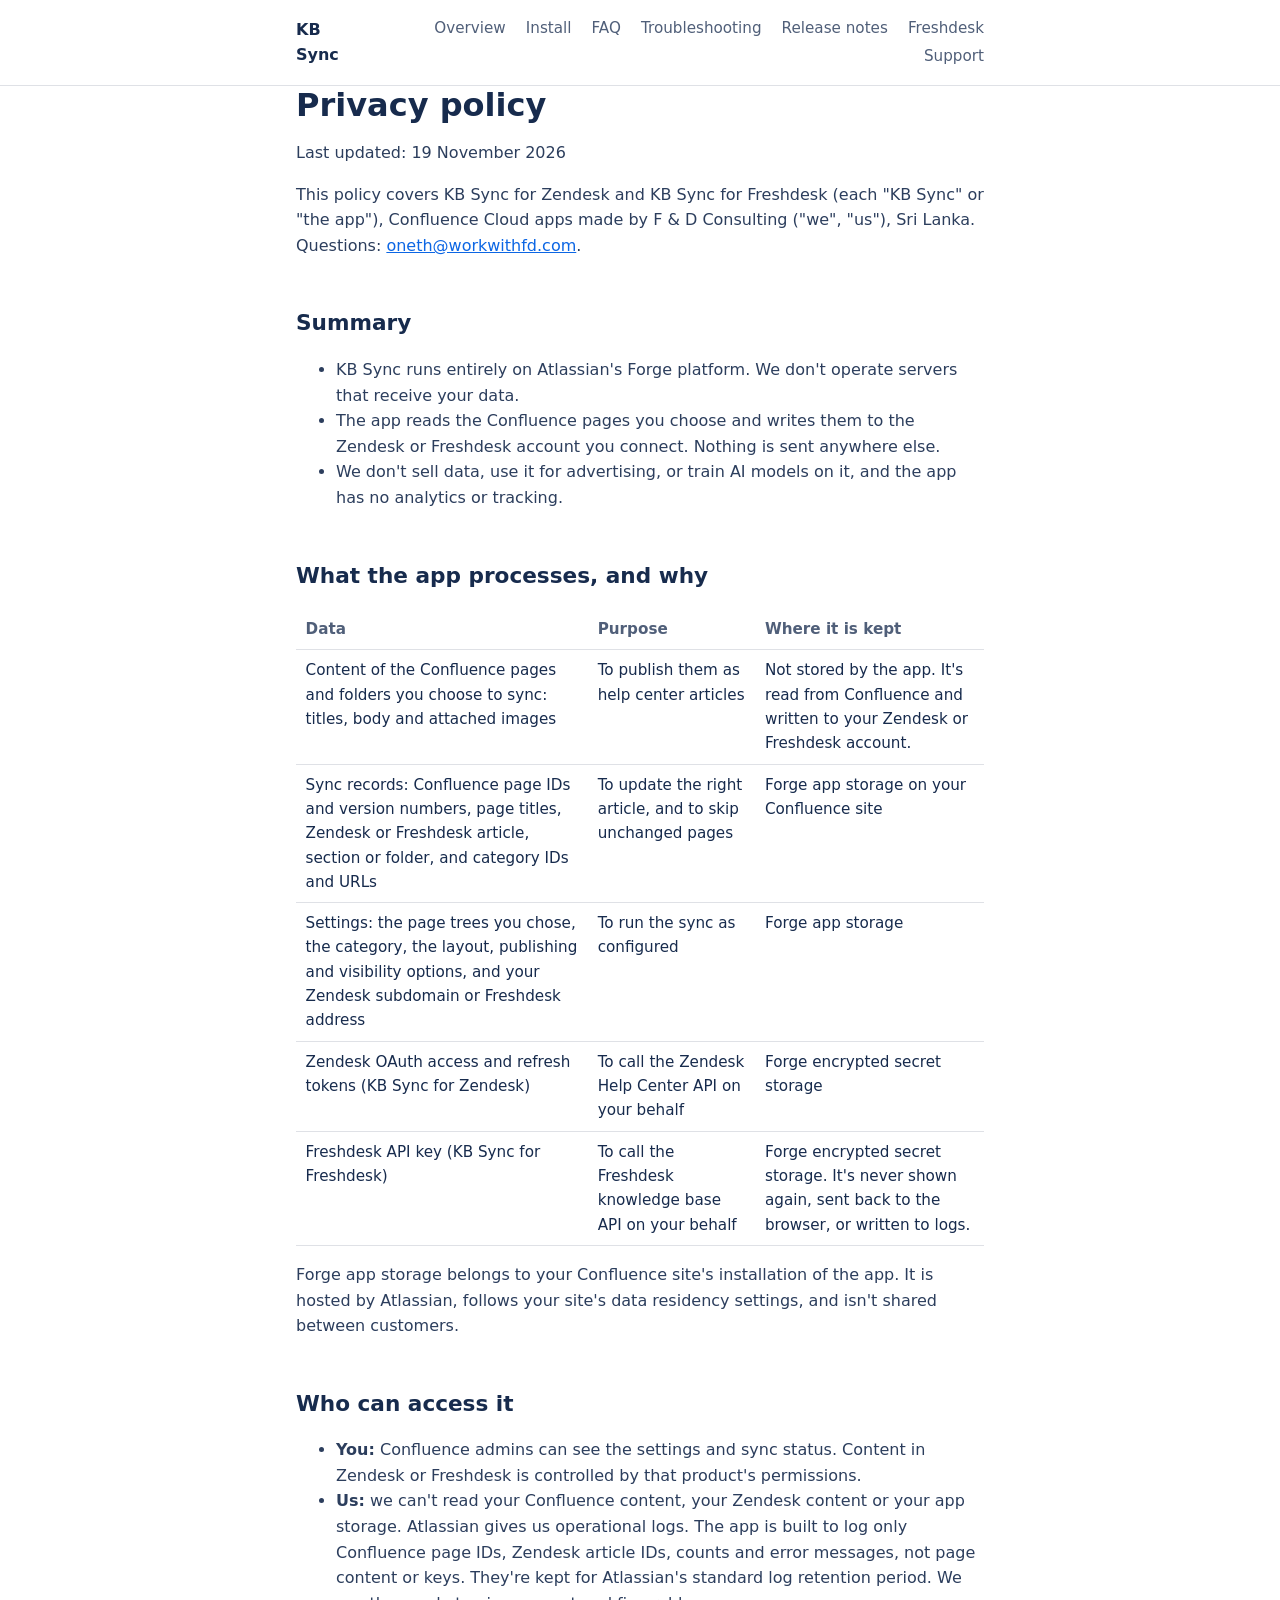
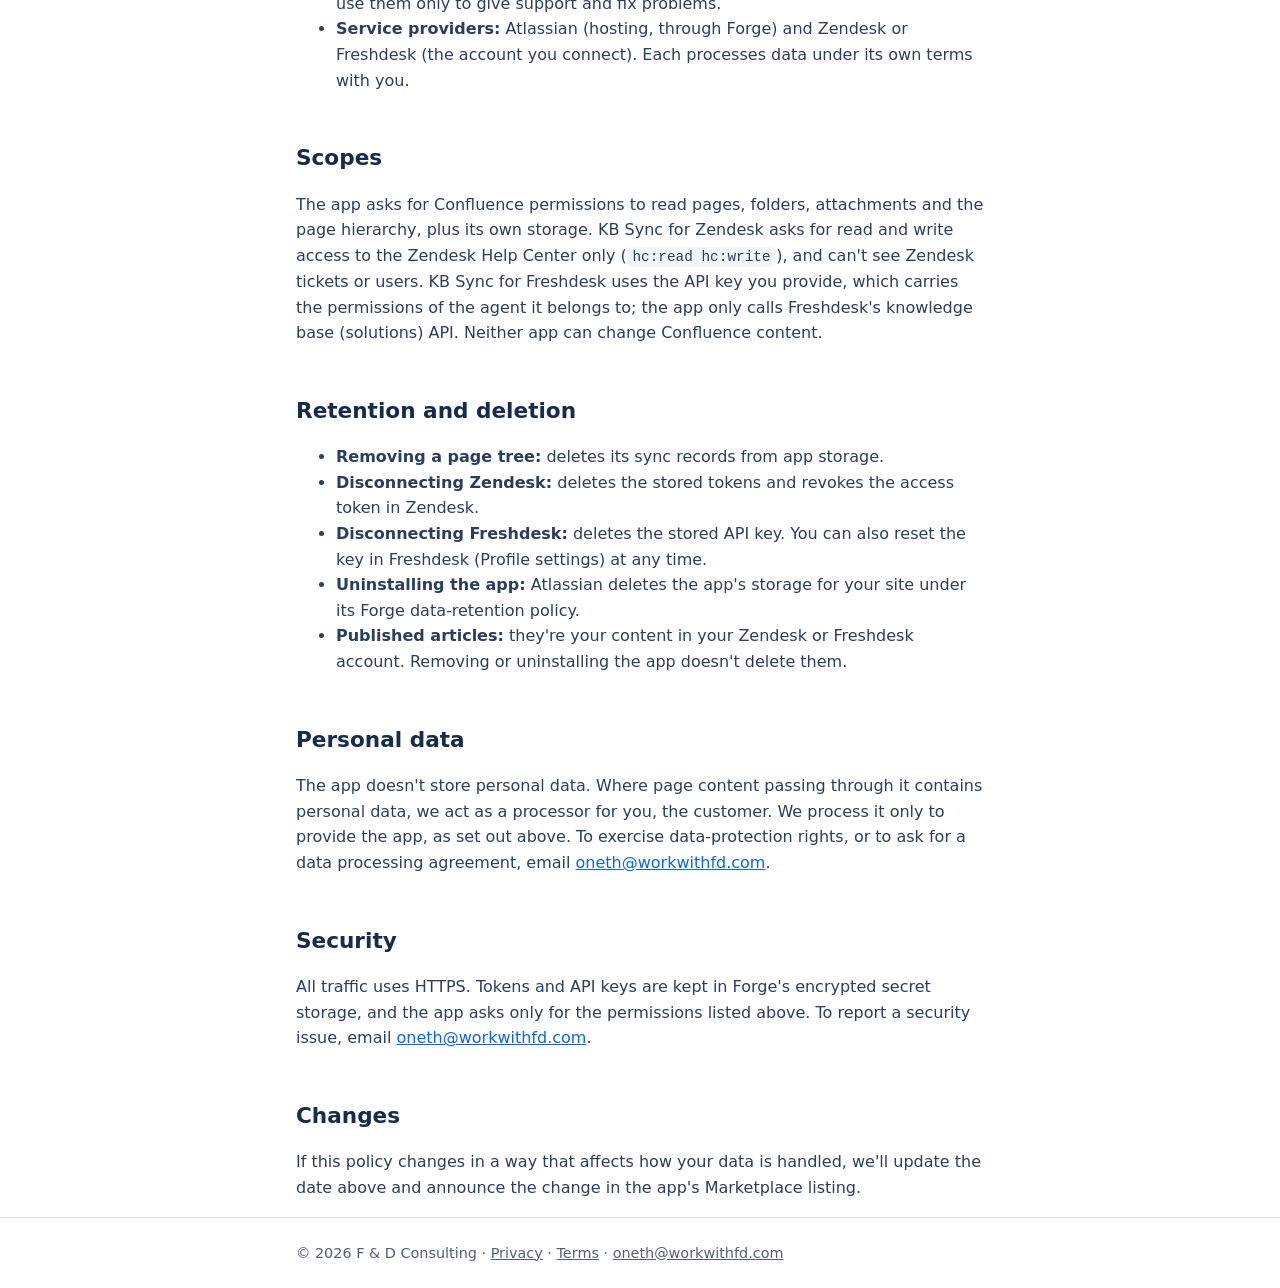
<file: privacy.html>
<!doctype html>
<html lang="en">
<head>
<meta charset="utf-8">
<meta name="viewport" content="width=device-width,initial-scale=1">
<title>KB Sync: privacy policy</title>
<link rel="stylesheet" href="style.css">
</head>
<body>
<header><div class="wrap">
  <a class="brand" href="index.html">KB Sync</a>
  <nav><a href="index.html">Overview</a><a href="install.html">Install</a><a href="faq.html">FAQ</a><a href="troubleshooting.html">Troubleshooting</a><a href="release-notes.html">Release notes</a><a href="freshdesk.html">Freshdesk</a><a href="index.html#support">Support</a></nav>
</div></header>
<main class="wrap">
  <h1>Privacy policy</h1>
  <p>Last updated: 19 November 2026</p>
  <p>This policy covers KB Sync for Zendesk and KB Sync for Freshdesk (each "KB Sync" or "the app"), Confluence Cloud apps made by F &amp; D Consulting ("we", "us"), Sri Lanka. Questions: <a href="mailto:oneth@workwithfd.com">oneth@workwithfd.com</a>.</p>

  <h2>Summary</h2>
  <ul>
    <li>KB Sync runs entirely on Atlassian's Forge platform. We don't operate servers that receive your data.</li>
    <li>The app reads the Confluence pages you choose and writes them to the Zendesk or Freshdesk account you connect. Nothing is sent anywhere else.</li>
    <li>We don't sell data, use it for advertising, or train AI models on it, and the app has no analytics or tracking.</li>
  </ul>

  <h2>What the app processes, and why</h2>
  <table>
    <tr><th>Data</th><th>Purpose</th><th>Where it is kept</th></tr>
    <tr><td>Content of the Confluence pages and folders you choose to sync: titles, body and attached images</td><td>To publish them as help center articles</td><td>Not stored by the app. It's read from Confluence and written to your Zendesk or Freshdesk account.</td></tr>
    <tr><td>Sync records: Confluence page IDs and version numbers, page titles, Zendesk or Freshdesk article, section or folder, and category IDs and URLs</td><td>To update the right article, and to skip unchanged pages</td><td>Forge app storage on your Confluence site</td></tr>
    <tr><td>Settings: the page trees you chose, the category, the layout, publishing and visibility options, and your Zendesk subdomain or Freshdesk address</td><td>To run the sync as configured</td><td>Forge app storage</td></tr>
    <tr><td>Zendesk OAuth access and refresh tokens (KB Sync for Zendesk)</td><td>To call the Zendesk Help Center API on your behalf</td><td>Forge encrypted secret storage</td></tr>
    <tr><td>Freshdesk API key (KB Sync for Freshdesk)</td><td>To call the Freshdesk knowledge base API on your behalf</td><td>Forge encrypted secret storage. It's never shown again, sent back to the browser, or written to logs.</td></tr>
  </table>
  <p>Forge app storage belongs to your Confluence site's installation of the app. It is hosted by Atlassian, follows your site's data residency settings, and isn't shared between customers.</p>

  <h2>Who can access it</h2>
  <ul>
    <li><strong>You:</strong> Confluence admins can see the settings and sync status. Content in Zendesk or Freshdesk is controlled by that product's permissions.</li>
    <li><strong>Us:</strong> we can't read your Confluence content, your Zendesk content or your app storage. Atlassian gives us operational logs. The app is built to log only Confluence page IDs, Zendesk article IDs, counts and error messages, not page content or keys. They're kept for Atlassian's standard log retention period. We use them only to give support and fix problems.</li>
    <li><strong>Service providers:</strong> Atlassian (hosting, through Forge) and Zendesk or Freshdesk (the account you connect). Each processes data under its own terms with you.</li>
  </ul>

  <h2>Scopes</h2>
  <p>The app asks for Confluence permissions to read pages, folders, attachments and the page hierarchy, plus its own storage. KB Sync for Zendesk asks for read and write access to the Zendesk Help Center only (<code>hc:read hc:write</code>), and can't see Zendesk tickets or users. KB Sync for Freshdesk uses the API key you provide, which carries the permissions of the agent it belongs to; the app only calls Freshdesk's knowledge base (solutions) API. Neither app can change Confluence content.</p>

  <h2>Retention and deletion</h2>
  <ul>
    <li><strong>Removing a page tree:</strong> deletes its sync records from app storage.</li>
    <li><strong>Disconnecting Zendesk:</strong> deletes the stored tokens and revokes the access token in Zendesk.</li>
    <li><strong>Disconnecting Freshdesk:</strong> deletes the stored API key. You can also reset the key in Freshdesk (Profile settings) at any time.</li>
    <li><strong>Uninstalling the app:</strong> Atlassian deletes the app's storage for your site under its Forge data-retention policy.</li>
    <li><strong>Published articles:</strong> they're your content in your Zendesk or Freshdesk account. Removing or uninstalling the app doesn't delete them.</li>
  </ul>

  <h2>Personal data</h2>
  <p>The app doesn't store personal data. Where page content passing through it contains personal data, we act as a processor for you, the customer. We process it only to provide the app, as set out above. To exercise data-protection rights, or to ask for a data processing agreement, email <a href="mailto:oneth@workwithfd.com">oneth@workwithfd.com</a>.</p>

  <h2>Security</h2>
  <p>All traffic uses HTTPS. Tokens and API keys are kept in Forge's encrypted secret storage, and the app asks only for the permissions listed above. To report a security issue, email <a href="mailto:oneth@workwithfd.com">oneth@workwithfd.com</a>.</p>

  <h2>Changes</h2>
  <p>If this policy changes in a way that affects how your data is handled, we'll update the date above and announce the change in the app's Marketplace listing.</p>
</main>
<footer><div class="wrap">© 2026 F &amp; D Consulting · <a href="privacy.html">Privacy</a> · <a href="terms.html">Terms</a> · <a href="mailto:oneth@workwithfd.com">oneth@workwithfd.com</a></div></footer>
</body>
</html>
</file>
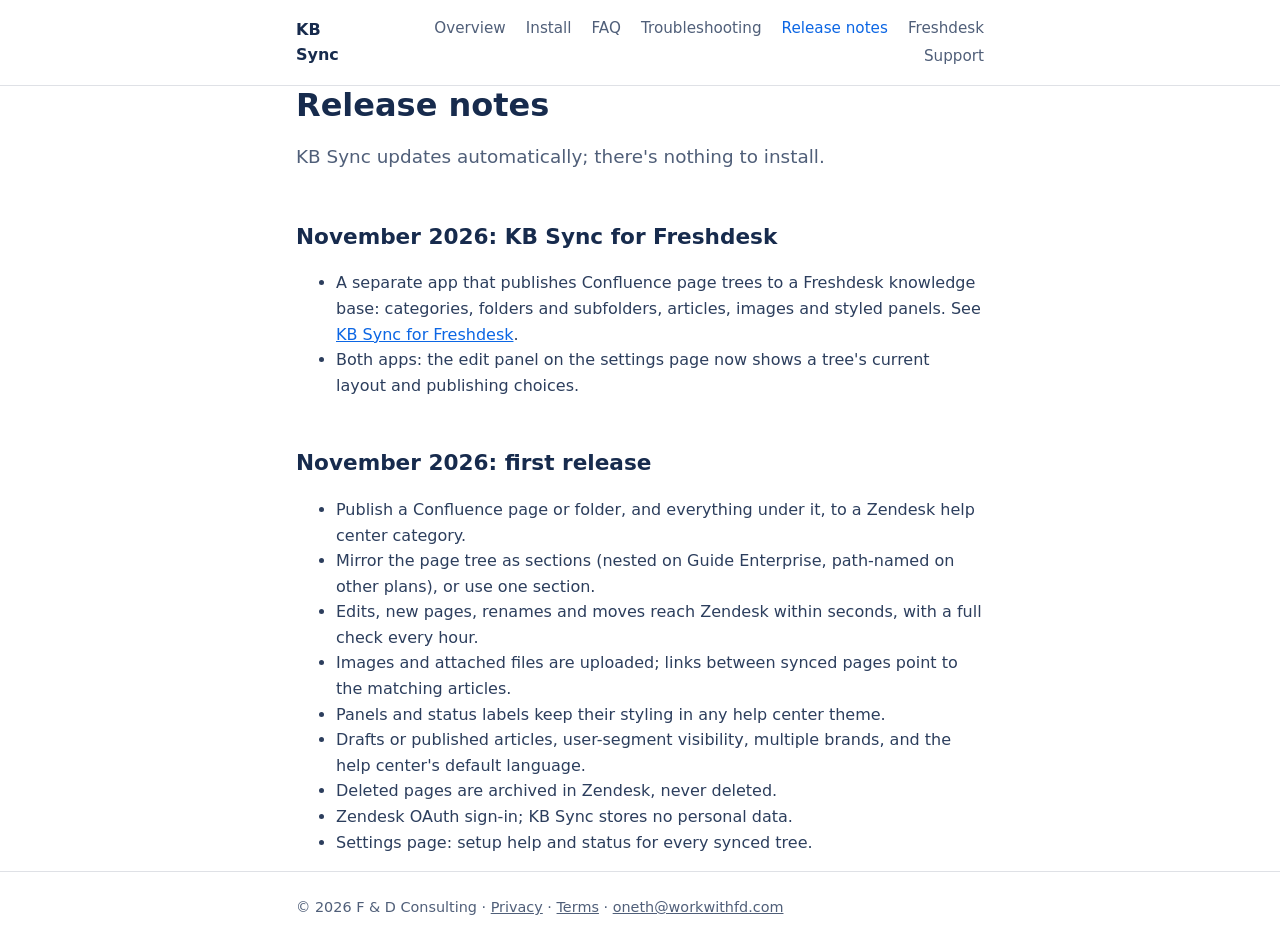
<file: release-notes.html>
<!doctype html>
<html lang="en">
<head>
<meta charset="utf-8">
<meta name="viewport" content="width=device-width,initial-scale=1">
<title>Release notes · KB Sync for Zendesk</title>
<meta name="description" content="What's new in KB Sync for Zendesk.">
<link rel="stylesheet" href="style.css">
</head>
<body>
<header><div class="wrap">
  <a class="brand" href="index.html">KB Sync</a>
  <nav><a href="index.html">Overview</a><a href="install.html">Install</a><a href="faq.html">FAQ</a><a href="troubleshooting.html">Troubleshooting</a><a href="release-notes.html" aria-current="page">Release notes</a><a href="freshdesk.html">Freshdesk</a><a href="index.html#support">Support</a></nav>
</div></header>
<main class="wrap">
<h1>Release notes</h1>
  <p class="lede">KB Sync updates automatically; there's nothing to install.</p>

  <h2 id="2026-11-freshdesk">November 2026: KB Sync for Freshdesk</h2>
  <ul>
    <li>A separate app that publishes Confluence page trees to a Freshdesk knowledge base: categories, folders and subfolders, articles, images and styled panels. See <a href="freshdesk.html">KB Sync for Freshdesk</a>.</li>
    <li>Both apps: the edit panel on the settings page now shows a tree's current layout and publishing choices.</li>
  </ul>

  <h2 id="2026-11">November 2026: first release</h2>
  <ul>
    <li>Publish a Confluence page or folder, and everything under it, to a Zendesk help center category.</li>
    <li>Mirror the page tree as sections (nested on Guide Enterprise, path-named on other plans), or use one section.</li>
    <li>Edits, new pages, renames and moves reach Zendesk within seconds, with a full check every hour.</li>
    <li>Images and attached files are uploaded; links between synced pages point to the matching articles.</li>
    <li>Panels and status labels keep their styling in any help center theme.</li>
    <li>Drafts or published articles, user-segment visibility, multiple brands, and the help center's default language.</li>
    <li>Deleted pages are archived in Zendesk, never deleted.</li>
    <li>Zendesk OAuth sign-in; KB Sync stores no personal data.</li>
    <li>Settings page: setup help and status for every synced tree.</li>
  </ul>
</main>
<footer><div class="wrap">© 2026 F &amp; D Consulting · <a href="privacy.html">Privacy</a> · <a href="terms.html">Terms</a> · <a href="mailto:oneth@workwithfd.com">oneth@workwithfd.com</a></div></footer>
</body>
</html>
</file>
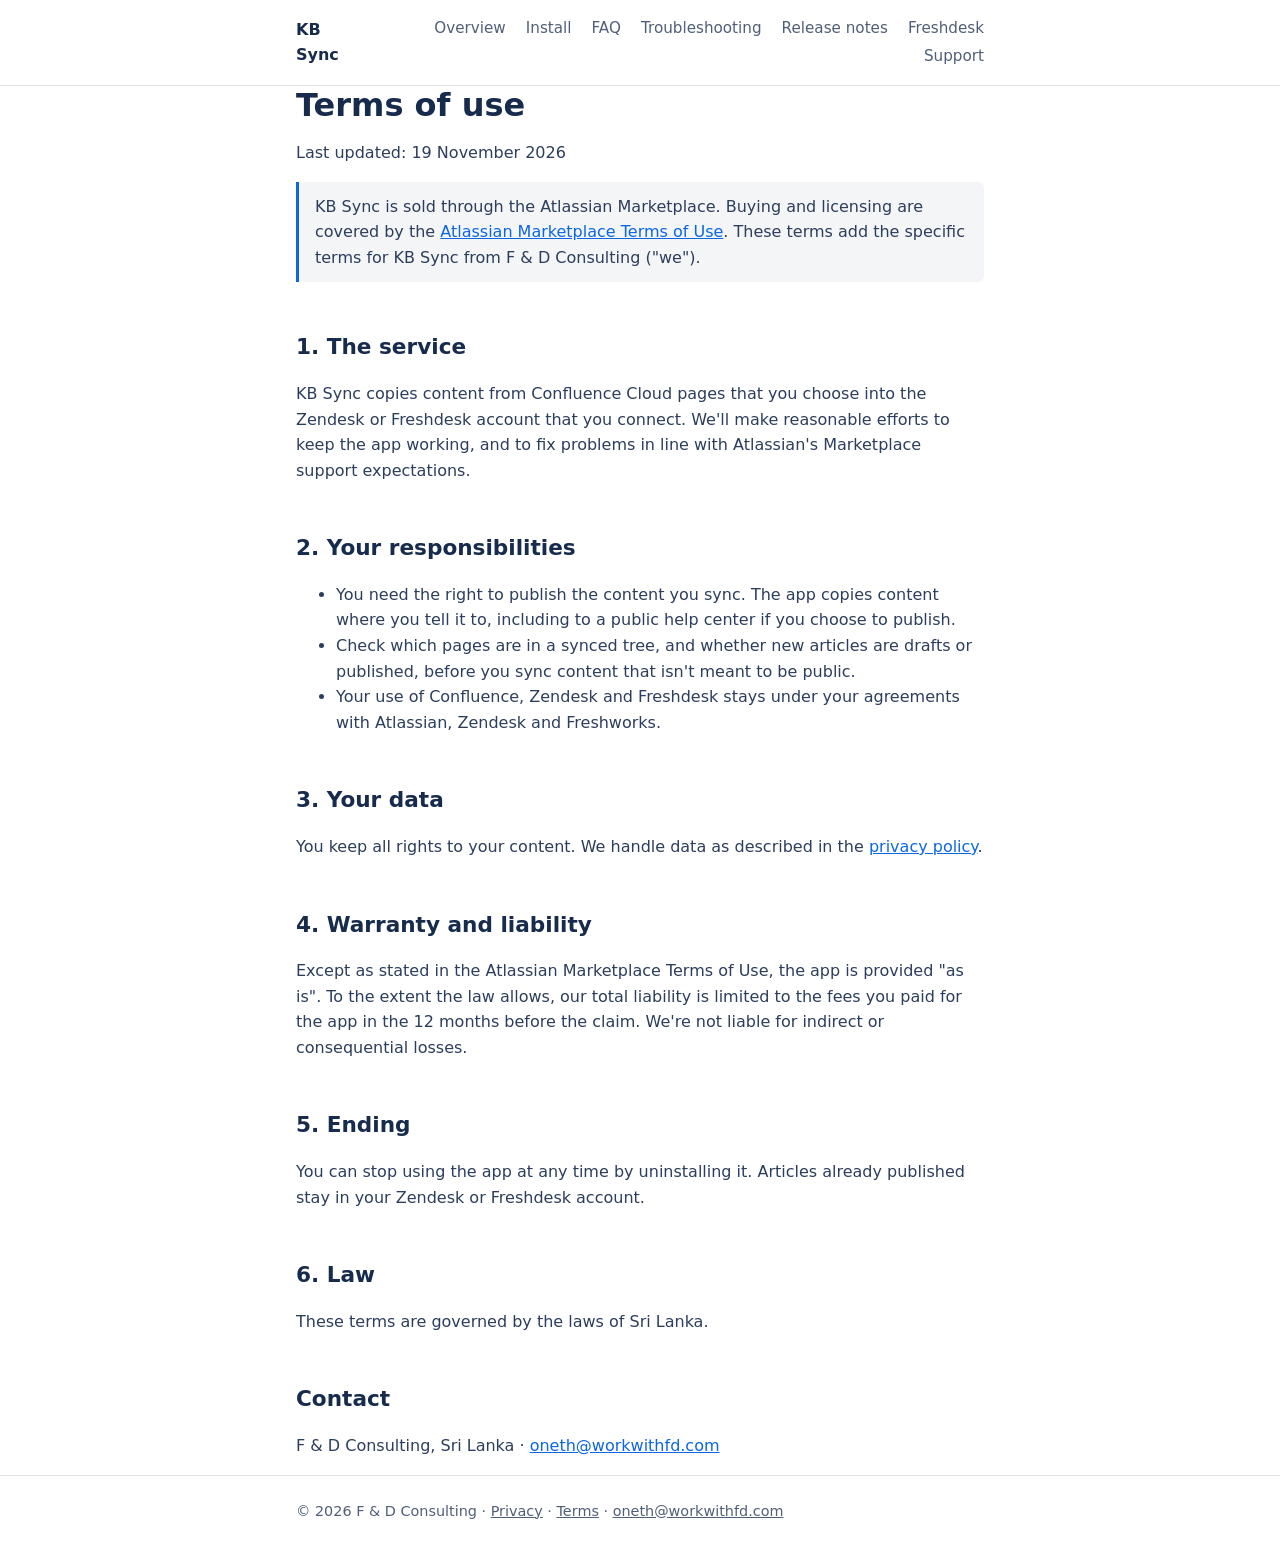
<file: terms.html>
<!doctype html>
<html lang="en">
<head>
<meta charset="utf-8">
<meta name="viewport" content="width=device-width,initial-scale=1">
<title>KB Sync: terms of use</title>
<link rel="stylesheet" href="style.css">
</head>
<body>
<header><div class="wrap">
  <a class="brand" href="index.html">KB Sync</a>
  <nav><a href="index.html">Overview</a><a href="install.html">Install</a><a href="faq.html">FAQ</a><a href="troubleshooting.html">Troubleshooting</a><a href="release-notes.html">Release notes</a><a href="freshdesk.html">Freshdesk</a><a href="index.html#support">Support</a></nav>
</div></header>
<main class="wrap">
  <h1>Terms of use</h1>
  <p>Last updated: 19 November 2026</p>
  <p class="note">KB Sync is sold through the Atlassian Marketplace. Buying and licensing are covered by the <a href="https://www.atlassian.com/legal/marketplace-terms-of-use">Atlassian Marketplace Terms of Use</a>. These terms add the specific terms for KB Sync from F &amp; D Consulting ("we").</p>

  <h2>1. The service</h2>
  <p>KB Sync copies content from Confluence Cloud pages that you choose into the Zendesk or Freshdesk account that you connect. We'll make reasonable efforts to keep the app working, and to fix problems in line with Atlassian's Marketplace support expectations.</p>

  <h2>2. Your responsibilities</h2>
  <ul>
    <li>You need the right to publish the content you sync. The app copies content where you tell it to, including to a public help center if you choose to publish.</li>
    <li>Check which pages are in a synced tree, and whether new articles are drafts or published, before you sync content that isn't meant to be public.</li>
    <li>Your use of Confluence, Zendesk and Freshdesk stays under your agreements with Atlassian, Zendesk and Freshworks.</li>
  </ul>

  <h2>3. Your data</h2>
  <p>You keep all rights to your content. We handle data as described in the <a href="privacy.html">privacy policy</a>.</p>

  <h2>4. Warranty and liability</h2>
  <p>Except as stated in the Atlassian Marketplace Terms of Use, the app is provided "as is". To the extent the law allows, our total liability is limited to the fees you paid for the app in the 12 months before the claim. We're not liable for indirect or consequential losses.</p>

  <h2>5. Ending</h2>
  <p>You can stop using the app at any time by uninstalling it. Articles already published stay in your Zendesk or Freshdesk account.</p>

  <h2>6. Law</h2>
  <p>These terms are governed by the laws of Sri Lanka.</p>

  <h2>Contact</h2>
  <p>F &amp; D Consulting, Sri Lanka · <a href="mailto:oneth@workwithfd.com">oneth@workwithfd.com</a></p>
</main>
<footer><div class="wrap">© 2026 F &amp; D Consulting · <a href="privacy.html">Privacy</a> · <a href="terms.html">Terms</a> · <a href="mailto:oneth@workwithfd.com">oneth@workwithfd.com</a></div></footer>
</body>
</html>
</file>
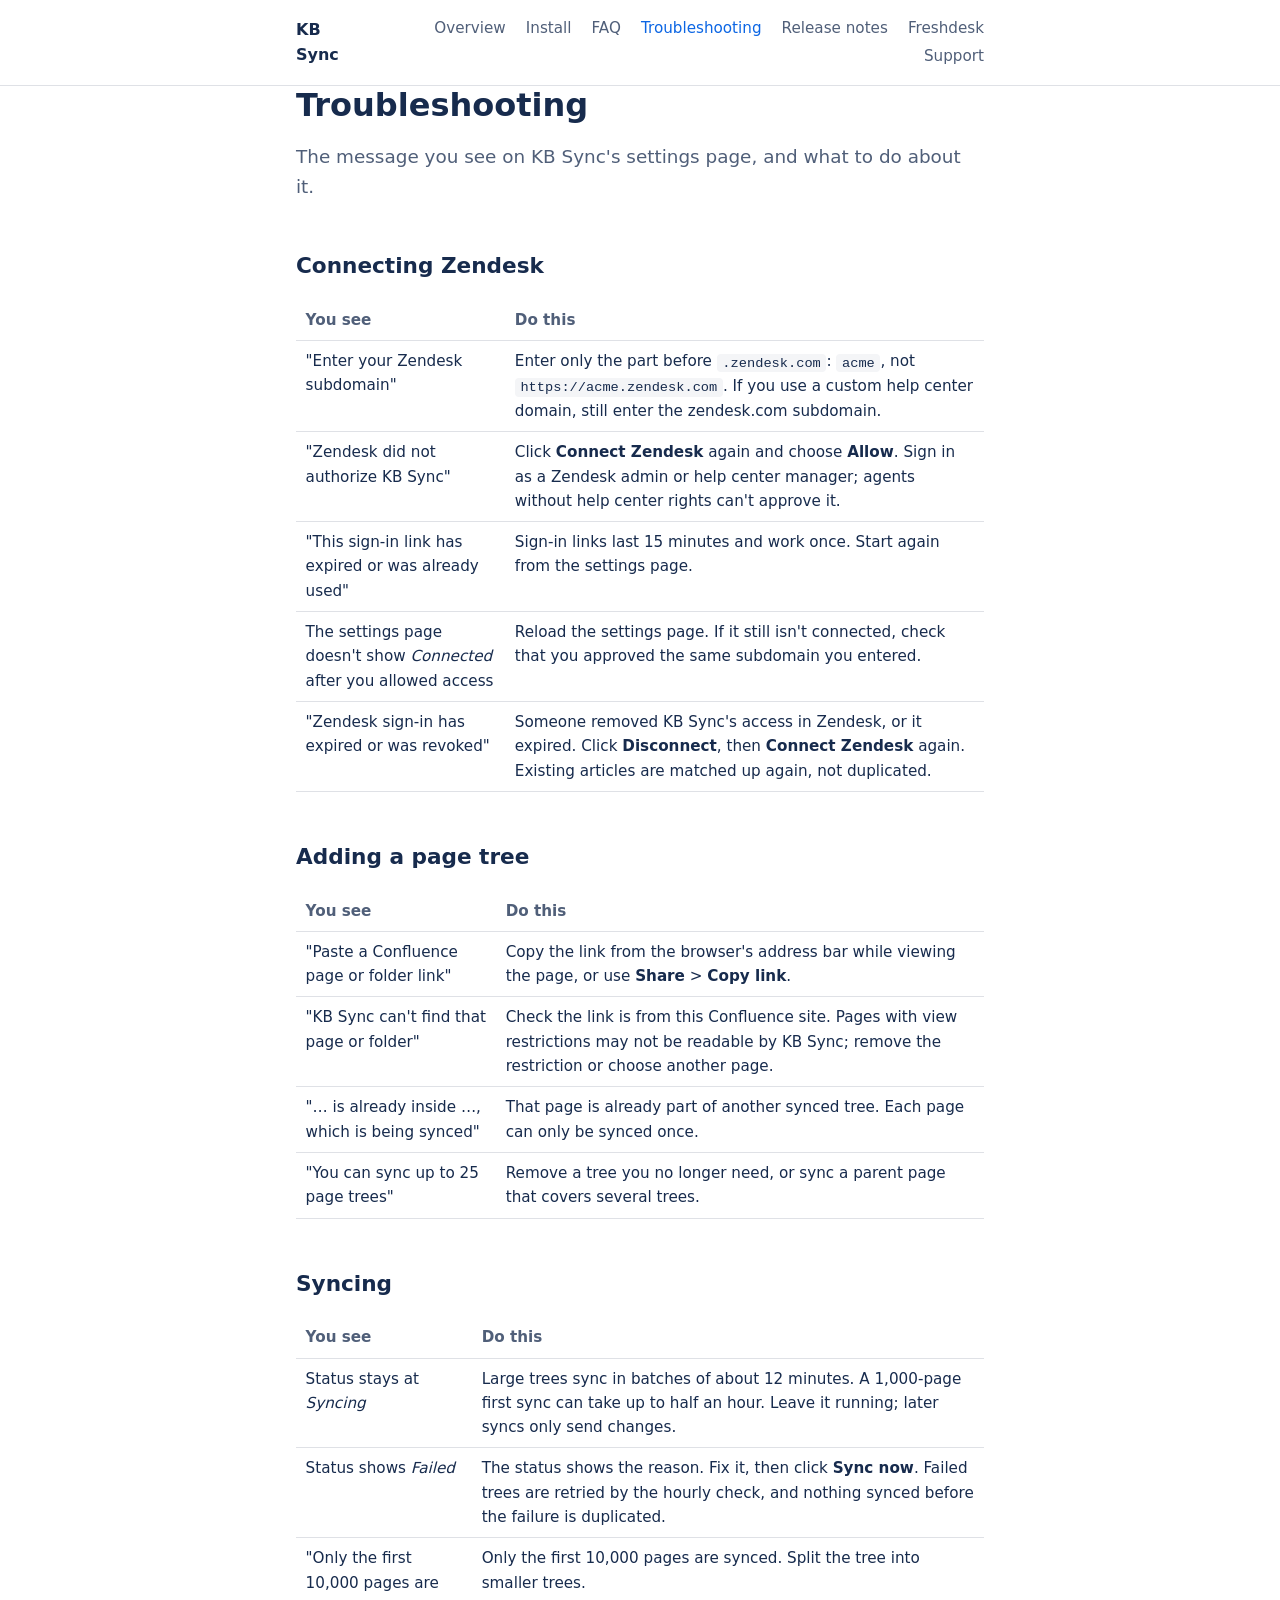
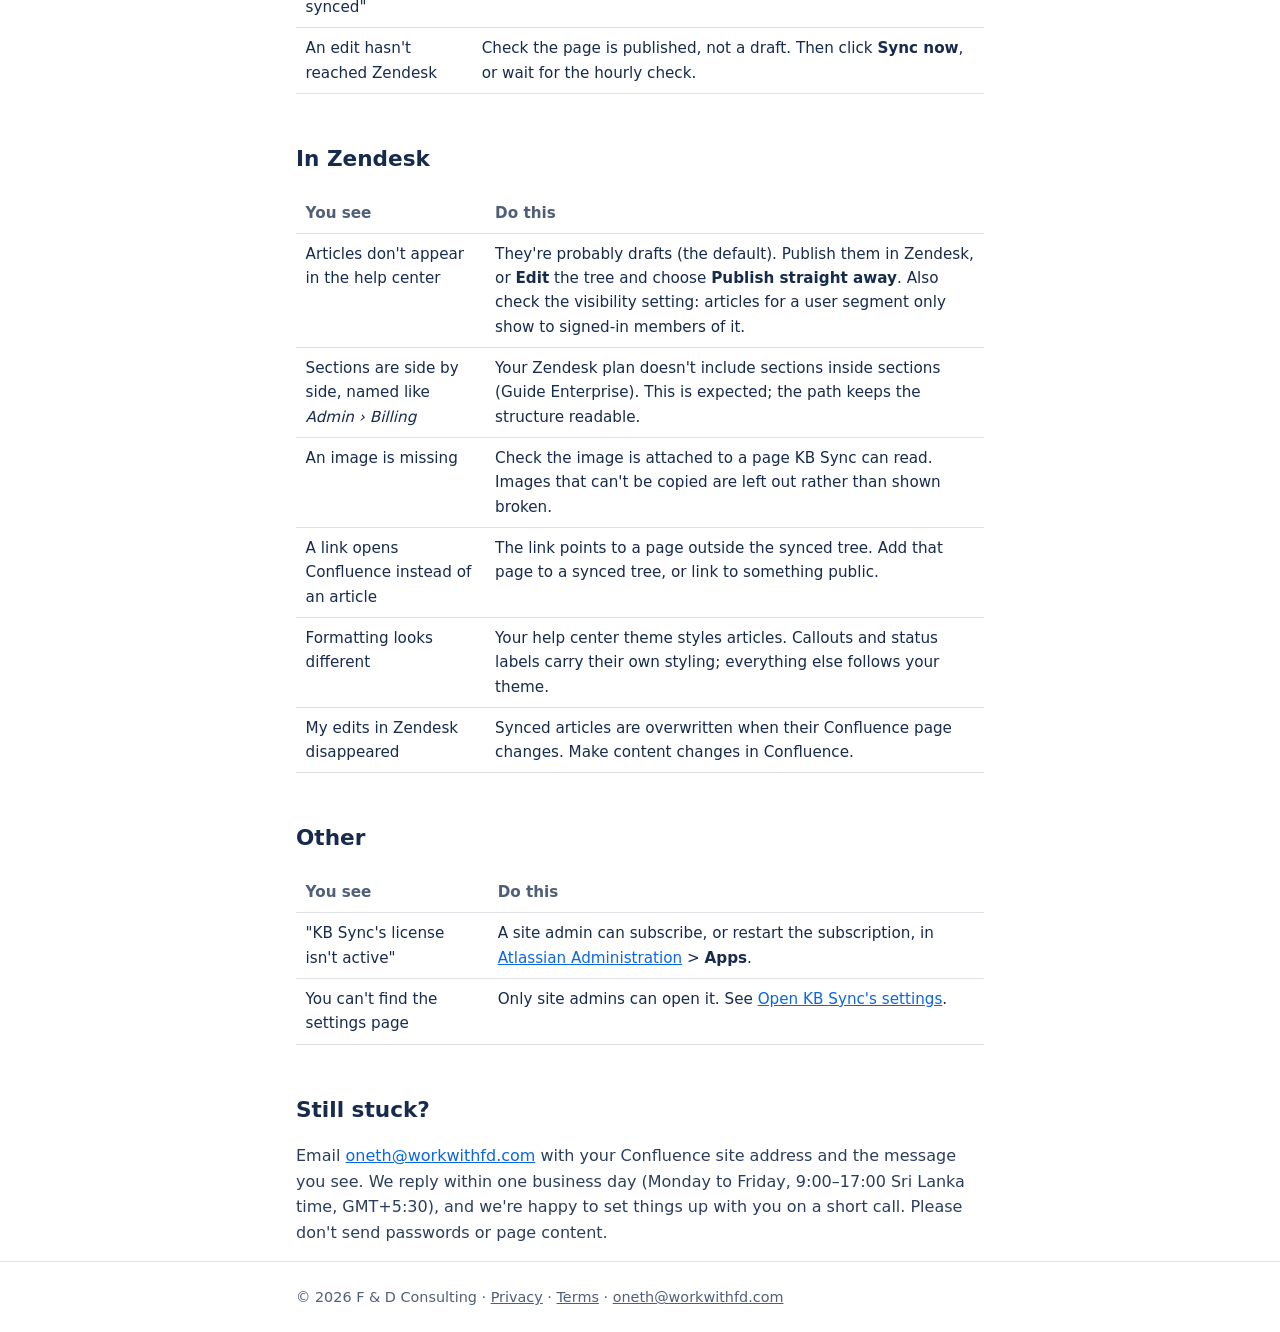
<file: troubleshooting.html>
<!doctype html>
<html lang="en">
<head>
<meta charset="utf-8">
<meta name="viewport" content="width=device-width,initial-scale=1">
<title>Troubleshooting · KB Sync for Zendesk</title>
<meta name="description" content="Fix common KB Sync problems: connecting Zendesk, failed syncs, missing articles or images.">
<link rel="stylesheet" href="style.css">
</head>
<body>
<header><div class="wrap">
  <a class="brand" href="index.html">KB Sync</a>
  <nav><a href="index.html">Overview</a><a href="install.html">Install</a><a href="faq.html">FAQ</a><a href="troubleshooting.html" aria-current="page">Troubleshooting</a><a href="release-notes.html">Release notes</a><a href="freshdesk.html">Freshdesk</a><a href="index.html#support">Support</a></nav>
</div></header>
<main class="wrap">
<h1>Troubleshooting</h1>
  <p class="lede">The message you see on KB Sync's settings page, and what to do about it.</p>

  <h2 id="connect">Connecting Zendesk</h2>
  <table>
    <tr><th>You see</th><th>Do this</th></tr>
    <tr><td>"Enter your Zendesk subdomain"</td><td>Enter only the part before <code>.zendesk.com</code>: <code>acme</code>, not <code>https://acme.zendesk.com</code>. If you use a custom help center domain, still enter the zendesk.com subdomain.</td></tr>
    <tr><td>"Zendesk did not authorize KB Sync"</td><td>Click <strong>Connect Zendesk</strong> again and choose <strong>Allow</strong>. Sign in as a Zendesk admin or help center manager; agents without help center rights can't approve it.</td></tr>
    <tr><td>"This sign-in link has expired or was already used"</td><td>Sign-in links last 15 minutes and work once. Start again from the settings page.</td></tr>
    <tr><td>The settings page doesn't show <em>Connected</em> after you allowed access</td><td>Reload the settings page. If it still isn't connected, check that you approved the same subdomain you entered.</td></tr>
    <tr><td>"Zendesk sign-in has expired or was revoked"</td><td>Someone removed KB Sync's access in Zendesk, or it expired. Click <strong>Disconnect</strong>, then <strong>Connect Zendesk</strong> again. Existing articles are matched up again, not duplicated.</td></tr>
  </table>

  <h2 id="adding">Adding a page tree</h2>
  <table>
    <tr><th>You see</th><th>Do this</th></tr>
    <tr><td>"Paste a Confluence page or folder link"</td><td>Copy the link from the browser's address bar while viewing the page, or use <strong>Share</strong> &gt; <strong>Copy link</strong>.</td></tr>
    <tr><td>"KB Sync can't find that page or folder"</td><td>Check the link is from this Confluence site. Pages with view restrictions may not be readable by KB Sync; remove the restriction or choose another page.</td></tr>
    <tr><td>"… is already inside …, which is being synced"</td><td>That page is already part of another synced tree. Each page can only be synced once.</td></tr>
    <tr><td>"You can sync up to 25 page trees"</td><td>Remove a tree you no longer need, or sync a parent page that covers several trees.</td></tr>
  </table>

  <h2 id="syncing">Syncing</h2>
  <table>
    <tr><th>You see</th><th>Do this</th></tr>
    <tr><td>Status stays at <em>Syncing</em></td><td>Large trees sync in batches of about 12 minutes. A 1,000-page first sync can take up to half an hour. Leave it running; later syncs only send changes.</td></tr>
    <tr><td>Status shows <em>Failed</em></td><td>The status shows the reason. Fix it, then click <strong>Sync now</strong>. Failed trees are retried by the hourly check, and nothing synced before the failure is duplicated.</td></tr>
    <tr><td>"Only the first 10,000 pages are synced"</td><td>Only the first 10,000 pages are synced. Split the tree into smaller trees.</td></tr>
    <tr><td>An edit hasn't reached Zendesk</td><td>Check the page is published, not a draft. Then click <strong>Sync now</strong>, or wait for the hourly check.</td></tr>
  </table>

  <h2 id="zendesk">In Zendesk</h2>
  <table>
    <tr><th>You see</th><th>Do this</th></tr>
    <tr><td>Articles don't appear in the help center</td><td>They're probably drafts (the default). Publish them in Zendesk, or <strong>Edit</strong> the tree and choose <strong>Publish straight away</strong>. Also check the visibility setting: articles for a user segment only show to signed-in members of it.</td></tr>
    <tr><td>Sections are side by side, named like <em>Admin › Billing</em></td><td>Your Zendesk plan doesn't include sections inside sections (Guide Enterprise). This is expected; the path keeps the structure readable.</td></tr>
    <tr><td>An image is missing</td><td>Check the image is attached to a page KB Sync can read. Images that can't be copied are left out rather than shown broken.</td></tr>
    <tr><td>A link opens Confluence instead of an article</td><td>The link points to a page outside the synced tree. Add that page to a synced tree, or link to something public.</td></tr>
    <tr><td>Formatting looks different</td><td>Your help center theme styles articles. Callouts and status labels carry their own styling; everything else follows your theme.</td></tr>
    <tr><td>My edits in Zendesk disappeared</td><td>Synced articles are overwritten when their Confluence page changes. Make content changes in Confluence.</td></tr>
  </table>

  <h2 id="other">Other</h2>
  <table>
    <tr><th>You see</th><th>Do this</th></tr>
    <tr><td>"KB Sync's license isn't active"</td><td>A site admin can subscribe, or restart the subscription, in <a href="https://admin.atlassian.com">Atlassian Administration</a> &gt; <strong>Apps</strong>.</td></tr>
    <tr><td>You can't find the settings page</td><td>Only site admins can open it. See <a href="install.html#settings">Open KB Sync's settings</a>.</td></tr>
  </table>

  <h2 id="help">Still stuck?</h2>
  <p>Email <a href="mailto:oneth@workwithfd.com">oneth@workwithfd.com</a> with your Confluence site address and the message you see. We reply within one business day (Monday to Friday, 9:00–17:00 Sri Lanka time, GMT+5:30), and we're happy to set things up with you on a short call. Please don't send passwords or page content.</p>
</main>
<footer><div class="wrap">© 2026 F &amp; D Consulting · <a href="privacy.html">Privacy</a> · <a href="terms.html">Terms</a> · <a href="mailto:oneth@workwithfd.com">oneth@workwithfd.com</a></div></footer>
</body>
</html>
</file>
<file: style.css>
:root { --ink: #172b4d; --muted: #505f79; --line: #dfe1e6; --accent: #0c66e4; --soft: #f4f5f7; }
* { box-sizing: border-box; }
body { margin: 0; font: 16px/1.6 system-ui, -apple-system, "Segoe UI", Roboto, sans-serif; color: var(--ink); }
header { border-bottom: 1px solid var(--line); }
header .wrap { display: flex; align-items: center; justify-content: space-between; gap: 1rem; padding-block: 1rem; }
header a.brand { font-weight: 700; color: var(--ink); text-decoration: none; }
nav a { color: var(--muted); text-decoration: none; margin-left: 1.25rem; font-size: .95rem; }
nav a:hover, nav a[aria-current] { color: var(--accent); }
.wrap { max-width: 46rem; margin: 0 auto; padding: 0 1.5rem; }
main { padding-block: 2.5rem 4rem; }
h1 { font-size: 2rem; line-height: 1.2; margin: 0 0 .75rem; }
h2 { font-size: 1.35rem; margin: 2.5rem 0 .75rem; padding-top: .5rem; }
h3 { font-size: 1.05rem; margin: 1.75rem 0 .5rem; }
p, li { color: #2c3e5d; }
.lede { font-size: 1.15rem; color: var(--muted); }
a { color: var(--accent); }
code { background: var(--soft); padding: .1rem .35rem; border-radius: 4px; font-size: .9em; }
table { border-collapse: collapse; width: 100%; margin: 1rem 0; font-size: .95rem; }
th, td { text-align: left; padding: .5rem .6rem; border-bottom: 1px solid var(--line); vertical-align: top; }
th { color: var(--muted); font-weight: 600; }
.note { background: var(--soft); border-left: 3px solid var(--accent); padding: .75rem 1rem; border-radius: 0 6px 6px 0; }
footer { border-top: 1px solid var(--line); color: var(--muted); font-size: .9rem; padding-block: 1.5rem; }
footer a { color: var(--muted); }
header nav { display: flex; flex-wrap: wrap; justify-content: flex-end; row-gap: .25rem; }
@media (max-width: 640px) { header .wrap { flex-direction: column; align-items: flex-start; } nav a { margin: 0 1rem 0 0; } }
</file>
